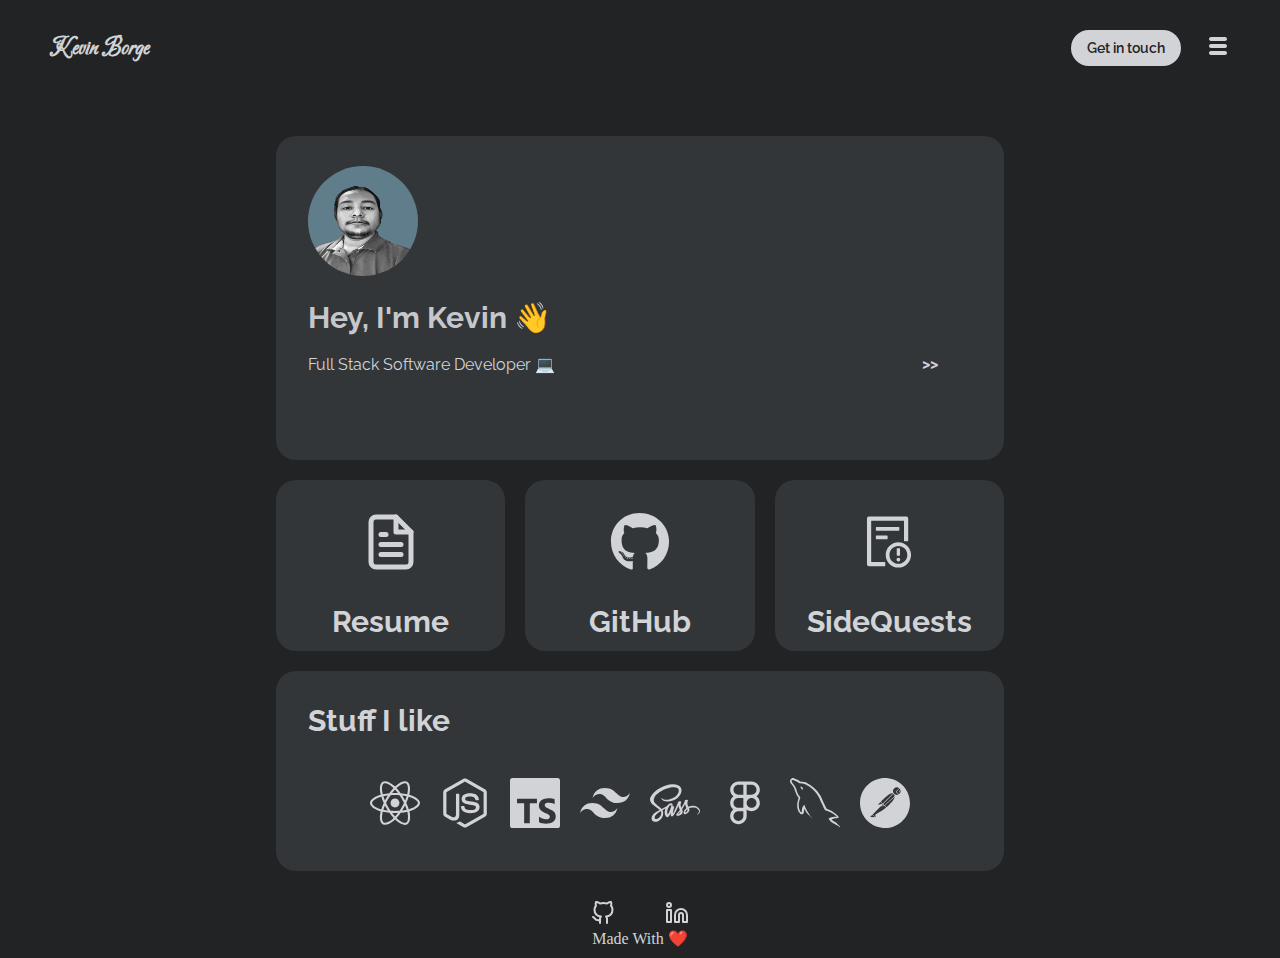
<file: index.html>
<!DOCTYPE html>
<html lang="en">
<head>
    <meta charset="UTF-8">
    <meta name="viewport" content="width=device-width, initial-scale=1.0">
    <title>Document</title>
    <link rel="stylesheet" href="./Style/Style.css">

    <style>
        @import url('https://fonts.googleapis.com/css2?family=IBM+Plex+Mono:wght@700&family=Lato:wght@300&family=Pixelify+Sans:wght@400;500;600;700&family=Raleway:wght@100;400;500;600&family=Roboto:wght@100;300&display=swap');
    </style>

    <style>
        @import url('https://fonts.googleapis.com/css2?family=Carattere&display=swap');
    </style>

</head>
<body>

    <header>
        
        <div>

            <h2> <a href="">Kevin Borge</a></h2>

            <div class="header-git">
                <a href="mailto:antoniokevin153@outlook.com?subject=Asunto del Correo&body=Type Information">Get in touch</a>
                
                <label for="menu">
                    <svg stroke="currentColor" fill="currentColor" stroke-width="0" version="1.2" baseProfile="tiny" viewBox="0 0 24 24" class="card-icon swap-off" height="24" width="24" xmlns="http://www.w3.org/2000/svg"><path d="M19 17h-14c-1.103 0-2 .897-2 2s.897 2 2 2h14c1.103 0 2-.897 2-2s-.897-2-2-2zM19 10h-14c-1.103 0-2 .897-2 2s.897 2 2 2h14c1.103 0 2-.897 2-2s-.897-2-2-2zM19 3h-14c-1.103 0-2 .897-2 2s.897 2 2 2h14c1.103 0 2-.897 2-2s-.897-2-2-2z"></path></svg>
                </label> 

                <input type="checkbox" name="menu" id="menu" >
                
                <nav>
                    <ul>
                        <li><a href="./about.html">About</a></li>
                        <li><a href="./resume.html">Resume</a></li>
                    </ul>
                </nav>
            </div>
        </div>

    </header>

    <div class="main-body">
        
        <div class="top-div">
                <ul>
                    <li><img src="/Img/foto.png" alt=""></li>
                    <li><h2>Hey, I'm Kevin 👋</h2></li>
                    <div class="f-stack">
                        <a href="/about.html">
                            <li> <p>Full Stack Software Developer 💻 </p></li>
                            <p class="arrow">>></p>
                        </a>
                    </div>
                </ul>
        </div>

        <div class="mid-div">
            <a href="./resume.html">
                <div class="resume">
                    <svg stroke="currentColor" fill="none" stroke-width="2" viewBox="0 0 24 24" stroke-linecap="round" stroke-linejoin="round" class="card-icon" height="60" width="60" xmlns="http://www.w3.org/2000/svg"><path d="M14 2H6a2 2 0 0 0-2 2v16a2 2 0 0 0 2 2h12a2 2 0 0 0 2-2V8z"></path><polyline points="14 2 14 8 20 8"></polyline><line x1="16" y1="13" x2="8" y2="13"></line><line x1="16" y1="17" x2="8" y2="17"></line><polyline points="10 9 9 9 8 9"></polyline></svg>
                    <p>Resume</p>
                </div>
            </a>

            <a href="https://github.com/PixelGenetics" target="_blank">
                <div class="GitHub">
                    <svg stroke="currentColor" fill="currentColor" stroke-width="0" viewBox="0 0 496 512" class="card-icon" height="60" width="60" xmlns="http://www.w3.org/2000/svg"><path d="M165.9 397.4c0 2-2.3 3.6-5.2 3.6-3.3.3-5.6-1.3-5.6-3.6 0-2 2.3-3.6 5.2-3.6 3-.3 5.6 1.3 5.6 3.6zm-31.1-4.5c-.7 2 1.3 4.3 4.3 4.9 2.6 1 5.6 0 6.2-2s-1.3-4.3-4.3-5.2c-2.6-.7-5.5.3-6.2 2.3zm44.2-1.7c-2.9.7-4.9 2.6-4.6 4.9.3 2 2.9 3.3 5.9 2.6 2.9-.7 4.9-2.6 4.6-4.6-.3-1.9-3-3.2-5.9-2.9zM244.8 8C106.1 8 0 113.3 0 252c0 110.9 69.8 205.8 169.5 239.2 12.8 2.3 17.3-5.6 17.3-12.1 0-6.2-.3-40.4-.3-61.4 0 0-70 15-84.7-29.8 0 0-11.4-29.1-27.8-36.6 0 0-22.9-15.7 1.6-15.4 0 0 24.9 2 38.6 25.8 21.9 38.6 58.6 27.5 72.9 20.9 2.3-16 8.8-27.1 16-33.7-55.9-6.2-112.3-14.3-112.3-110.5 0-27.5 7.6-41.3 23.6-58.9-2.6-6.5-11.1-33.3 2.6-67.9 20.9-6.5 69 27 69 27 20-5.6 41.5-8.5 62.8-8.5s42.8 2.9 62.8 8.5c0 0 48.1-33.6 69-27 13.7 34.7 5.2 61.4 2.6 67.9 16 17.7 25.8 31.5 25.8 58.9 0 96.5-58.9 104.2-114.8 110.5 9.2 7.9 17 22.9 17 46.4 0 33.7-.3 75.4-.3 83.6 0 6.5 4.6 14.4 17.3 12.1C428.2 457.8 496 362.9 496 252 496 113.3 383.5 8 244.8 8zM97.2 352.9c-1.3 1-1 3.3.7 5.2 1.6 1.6 3.9 2.3 5.2 1 1.3-1 1-3.3-.7-5.2-1.6-1.6-3.9-2.3-5.2-1zm-10.8-8.1c-.7 1.3.3 2.9 2.3 3.9 1.6 1 3.6.7 4.3-.7.7-1.3-.3-2.9-2.3-3.9-2-.6-3.6-.3-4.3.7zm32.4 35.6c-1.6 1.3-1 4.3 1.3 6.2 2.3 2.3 5.2 2.6 6.5 1 1.3-1.3.7-4.3-1.3-6.2-2.2-2.3-5.2-2.6-6.5-1zm-11.4-14.7c-1.6 1-1.6 3.6 0 5.9 1.6 2.3 4.3 3.3 5.6 2.3 1.6-1.3 1.6-3.9 0-6.2-1.4-2.3-4-3.3-5.6-2z"></path></svg>
                    <p>GitHub</p>
                </div>
            </a>

            <a href="sideQuest.html">
                <div class="SideQuests">
                    <svg stroke="currentColor" fill="currentColor" stroke-width="0" viewBox="0 0 1024 1024" class="card-icon" height="60" width="60" xmlns="http://www.w3.org/2000/svg"><path d="M688 312v-48c0-4.4-3.6-8-8-8H296c-4.4 0-8 3.6-8 8v48c0 4.4 3.6 8 8 8h384c4.4 0 8-3.6 8-8zm-392 88c-4.4 0-8 3.6-8 8v48c0 4.4 3.6 8 8 8h184c4.4 0 8-3.6 8-8v-48c0-4.4-3.6-8-8-8H296zm376 116c-119.3 0-216 96.7-216 216s96.7 216 216 216 216-96.7 216-216-96.7-216-216-216zm107.5 323.5C750.8 868.2 712.6 884 672 884s-78.8-15.8-107.5-44.5C535.8 810.8 520 772.6 520 732s15.8-78.8 44.5-107.5C593.2 595.8 631.4 580 672 580s78.8 15.8 107.5 44.5C808.2 653.2 824 691.4 824 732s-15.8 78.8-44.5 107.5zM640 812a32 32 0 1 0 64 0 32 32 0 1 0-64 0zm12-64h40c4.4 0 8-3.6 8-8V628c0-4.4-3.6-8-8-8h-40c-4.4 0-8 3.6-8 8v112c0 4.4 3.6 8 8 8zM440 852H208V148h560v344c0 4.4 3.6 8 8 8h56c4.4 0 8-3.6 8-8V108c0-17.7-14.3-32-32-32H168c-17.7 0-32 14.3-32 32v784c0 17.7 14.3 32 32 32h272c4.4 0 8-3.6 8-8v-56c0-4.4-3.6-8-8-8z"></path></svg>
                    <p>SideQuests</p>
                </div>
            </a>
        </div>

        <div class="bottom-div">
            <div class="contenedor">
            <div class="title">
                <h2>Stuff I like</h2>
            </div>
                <div class="technologies">
                    <ul>
                        <li><a href="https://es.react.dev/" target="_blank"><svg stroke="currentColor" fill="currentColor" stroke-width="0" viewBox="0 0 512 512" class="transition" height="50" width="50" xmlns="http://www.w3.org/2000/svg" style=""><path d="M418.2 177.2c-5.4-1.8-10.8-3.5-16.2-5.1.9-3.7 1.7-7.4 2.5-11.1 12.3-59.6 4.2-107.5-23.1-123.3-26.3-15.1-69.2.6-112.6 38.4-4.3 3.7-8.5 7.6-12.5 11.5-2.7-2.6-5.5-5.2-8.3-7.7-45.5-40.4-91.1-57.4-118.4-41.5-26.2 15.2-34 60.3-23 116.7 1.1 5.6 2.3 11.1 3.7 16.7-6.4 1.8-12.7 3.8-18.6 5.9C38.3 196.2 0 225.4 0 255.6c0 31.2 40.8 62.5 96.3 81.5 4.5 1.5 9 3 13.6 4.3-1.5 6-2.8 11.9-4 18-10.5 55.5-2.3 99.5 23.9 114.6 27 15.6 72.4-.4 116.6-39.1 3.5-3.1 7-6.3 10.5-9.7 4.4 4.3 9 8.4 13.6 12.4 42.8 36.8 85.1 51.7 111.2 36.6 27-15.6 35.8-62.9 24.4-120.5-.9-4.4-1.9-8.9-3-13.5 3.2-.9 6.3-1.9 9.4-2.9 57.7-19.1 99.5-50 99.5-81.7 0-30.3-39.4-59.7-93.8-78.4zM282.9 92.3c37.2-32.4 71.9-45.1 87.7-36 16.9 9.7 23.4 48.9 12.8 100.4-.7 3.4-1.4 6.7-2.3 10-22.2-5-44.7-8.6-67.3-10.6-13-18.6-27.2-36.4-42.6-53.1 3.9-3.7 7.7-7.2 11.7-10.7zM167.2 307.5c5.1 8.7 10.3 17.4 15.8 25.9-15.6-1.7-31.1-4.2-46.4-7.5 4.4-14.4 9.9-29.3 16.3-44.5 4.6 8.8 9.3 17.5 14.3 26.1zm-30.3-120.3c14.4-3.2 29.7-5.8 45.6-7.8-5.3 8.3-10.5 16.8-15.4 25.4-4.9 8.5-9.7 17.2-14.2 26-6.3-14.9-11.6-29.5-16-43.6zm27.4 68.9c6.6-13.8 13.8-27.3 21.4-40.6s15.8-26.2 24.4-38.9c15-1.1 30.3-1.7 45.9-1.7s31 .6 45.9 1.7c8.5 12.6 16.6 25.5 24.3 38.7s14.9 26.7 21.7 40.4c-6.7 13.8-13.9 27.4-21.6 40.8-7.6 13.3-15.7 26.2-24.2 39-14.9 1.1-30.4 1.6-46.1 1.6s-30.9-.5-45.6-1.4c-8.7-12.7-16.9-25.7-24.6-39s-14.8-26.8-21.5-40.6zm180.6 51.2c5.1-8.8 9.9-17.7 14.6-26.7 6.4 14.5 12 29.2 16.9 44.3-15.5 3.5-31.2 6.2-47 8 5.4-8.4 10.5-17 15.5-25.6zm14.4-76.5c-4.7-8.8-9.5-17.6-14.5-26.2-4.9-8.5-10-16.9-15.3-25.2 16.1 2 31.5 4.7 45.9 8-4.6 14.8-10 29.2-16.1 43.4zM256.2 118.3c10.5 11.4 20.4 23.4 29.6 35.8-19.8-.9-39.7-.9-59.5 0 9.8-12.9 19.9-24.9 29.9-35.8zM140.2 57c16.8-9.8 54.1 4.2 93.4 39 2.5 2.2 5 4.6 7.6 7-15.5 16.7-29.8 34.5-42.9 53.1-22.6 2-45 5.5-67.2 10.4-1.3-5.1-2.4-10.3-3.5-15.5-9.4-48.4-3.2-84.9 12.6-94zm-24.5 263.6c-4.2-1.2-8.3-2.5-12.4-3.9-21.3-6.7-45.5-17.3-63-31.2-10.1-7-16.9-17.8-18.8-29.9 0-18.3 31.6-41.7 77.2-57.6 5.7-2 11.5-3.8 17.3-5.5 6.8 21.7 15 43 24.5 63.6-9.6 20.9-17.9 42.5-24.8 64.5zm116.6 98c-16.5 15.1-35.6 27.1-56.4 35.3-11.1 5.3-23.9 5.8-35.3 1.3-15.9-9.2-22.5-44.5-13.5-92 1.1-5.6 2.3-11.2 3.7-16.7 22.4 4.8 45 8.1 67.9 9.8 13.2 18.7 27.7 36.6 43.2 53.4-3.2 3.1-6.4 6.1-9.6 8.9zm24.5-24.3c-10.2-11-20.4-23.2-30.3-36.3 9.6.4 19.5.6 29.5.6 10.3 0 20.4-.2 30.4-.7-9.2 12.7-19.1 24.8-29.6 36.4zm130.7 30c-.9 12.2-6.9 23.6-16.5 31.3-15.9 9.2-49.8-2.8-86.4-34.2-4.2-3.6-8.4-7.5-12.7-11.5 15.3-16.9 29.4-34.8 42.2-53.6 22.9-1.9 45.7-5.4 68.2-10.5 1 4.1 1.9 8.2 2.7 12.2 4.9 21.6 5.7 44.1 2.5 66.3zm18.2-107.5c-2.8.9-5.6 1.8-8.5 2.6-7-21.8-15.6-43.1-25.5-63.8 9.6-20.4 17.7-41.4 24.5-62.9 5.2 1.5 10.2 3.1 15 4.7 46.6 16 79.3 39.8 79.3 58 0 19.6-34.9 44.9-84.8 61.4zm-149.7-15c25.3 0 45.8-20.5 45.8-45.8s-20.5-45.8-45.8-45.8c-25.3 0-45.8 20.5-45.8 45.8s20.5 45.8 45.8 45.8z"></path></svg></a></li>
                        <li><a href="https://developer.mozilla.org/es/docs/Web/JavaScript" target="_blank"><svg stroke="currentColor" fill="currentColor" stroke-width="0" viewBox="0 0 448 512" class="transition" height="50" width="50" xmlns="http://www.w3.org/2000/svg" style=""><path d="M224 508c-6.7 0-13.5-1.8-19.4-5.2l-61.7-36.5c-9.2-5.2-4.7-7-1.7-8 12.3-4.3 14.8-5.2 27.9-12.7 1.4-.8 3.2-.5 4.6.4l47.4 28.1c1.7 1 4.1 1 5.7 0l184.7-106.6c1.7-1 2.8-3 2.8-5V149.3c0-2.1-1.1-4-2.9-5.1L226.8 37.7c-1.7-1-4-1-5.7 0L36.6 144.3c-1.8 1-2.9 3-2.9 5.1v213.1c0 2 1.1 4 2.9 4.9l50.6 29.2c27.5 13.7 44.3-2.4 44.3-18.7V167.5c0-3 2.4-5.3 5.4-5.3h23.4c2.9 0 5.4 2.3 5.4 5.3V378c0 36.6-20 57.6-54.7 57.6-10.7 0-19.1 0-42.5-11.6l-48.4-27.9C8.1 389.2.7 376.3.7 362.4V149.3c0-13.8 7.4-26.8 19.4-33.7L204.6 9c11.7-6.6 27.2-6.6 38.8 0l184.7 106.7c12 6.9 19.4 19.8 19.4 33.7v213.1c0 13.8-7.4 26.7-19.4 33.7L243.4 502.8c-5.9 3.4-12.6 5.2-19.4 5.2zm149.1-210.1c0-39.9-27-50.5-83.7-58-57.4-7.6-63.2-11.5-63.2-24.9 0-11.1 4.9-25.9 47.4-25.9 37.9 0 51.9 8.2 57.7 33.8.5 2.4 2.7 4.2 5.2 4.2h24c1.5 0 2.9-.6 3.9-1.7s1.5-2.6 1.4-4.1c-3.7-44.1-33-64.6-92.2-64.6-52.7 0-84.1 22.2-84.1 59.5 0 40.4 31.3 51.6 81.8 56.6 60.5 5.9 65.2 14.8 65.2 26.7 0 20.6-16.6 29.4-55.5 29.4-48.9 0-59.6-12.3-63.2-36.6-.4-2.6-2.6-4.5-5.3-4.5h-23.9c-3 0-5.3 2.4-5.3 5.3 0 31.1 16.9 68.2 97.8 68.2 58.4-.1 92-23.2 92-63.4z"></path></svg></a></li>
                        <li><a href="https://www.typescriptlang.org/" target="_blank"><svg stroke="currentColor" fill="currentColor" stroke-width="0" role="img" viewBox="0 0 24 24" class="transition" height="50" width="50" xmlns="http://www.w3.org/2000/svg" style=""><title></title><path d="M1.125 0C.502 0 0 .502 0 1.125v21.75C0 23.498.502 24 1.125 24h21.75c.623 0 1.125-.502 1.125-1.125V1.125C24 .502 23.498 0 22.875 0zm17.363 9.75c.612 0 1.154.037 1.627.111a6.38 6.38 0 0 1 1.306.34v2.458a3.95 3.95 0 0 0-.643-.361 5.093 5.093 0 0 0-.717-.26 5.453 5.453 0 0 0-1.426-.2c-.3 0-.573.028-.819.086a2.1 2.1 0 0 0-.623.242c-.17.104-.3.229-.393.374a.888.888 0 0 0-.14.49c0 .196.053.373.156.529.104.156.252.304.443.444s.423.276.696.41c.273.135.582.274.926.416.47.197.892.407 1.266.628.374.222.695.473.963.753.268.279.472.598.614.957.142.359.214.776.214 1.253 0 .657-.125 1.21-.373 1.656a3.033 3.033 0 0 1-1.012 1.085 4.38 4.38 0 0 1-1.487.596c-.566.12-1.163.18-1.79.18a9.916 9.916 0 0 1-1.84-.164 5.544 5.544 0 0 1-1.512-.493v-2.63a5.033 5.033 0 0 0 3.237 1.2c.333 0 .624-.03.872-.09.249-.06.456-.144.623-.25.166-.108.29-.234.373-.38a1.023 1.023 0 0 0-.074-1.089 2.12 2.12 0 0 0-.537-.5 5.597 5.597 0 0 0-.807-.444 27.72 27.72 0 0 0-1.007-.436c-.918-.383-1.602-.852-2.053-1.405-.45-.553-.676-1.222-.676-2.005 0-.614.123-1.141.369-1.582.246-.441.58-.804 1.004-1.089a4.494 4.494 0 0 1 1.47-.629 7.536 7.536 0 0 1 1.77-.201zm-15.113.188h9.563v2.166H9.506v9.646H6.789v-9.646H3.375z"></path></svg></a></li>
                        <li><a href="https://tailwindcss.com/" target="_blank"><svg stroke="currentColor" fill="currentColor" stroke-width="0" role="img" viewBox="0 0 24 24" class="transition" height="50" width="50" xmlns="http://www.w3.org/2000/svg" style=""><title></title><path d="M12.001,4.8c-3.2,0-5.2,1.6-6,4.8c1.2-1.6,2.6-2.2,4.2-1.8c0.913,0.228,1.565,0.89,2.288,1.624 C13.666,10.618,15.027,12,18.001,12c3.2,0,5.2-1.6,6-4.8c-1.2,1.6-2.6,2.2-4.2,1.8c-0.913-0.228-1.565-0.89-2.288-1.624 C16.337,6.182,14.976,4.8,12.001,4.8z M6.001,12c-3.2,0-5.2,1.6-6,4.8c1.2-1.6,2.6-2.2,4.2-1.8c0.913,0.228,1.565,0.89,2.288,1.624 c1.177,1.194,2.538,2.576,5.512,2.576c3.2,0,5.2-1.6,6-4.8c-1.2,1.6-2.6,2.2-4.2,1.8c-0.913-0.228-1.565-0.89-2.288-1.624 C10.337,13.382,8.976,12,6.001,12z"></path></svg></a></li>
                        <li><a href="https://sass-lang.com/" target="_blank"><svg fill="currentColor" width="50px" height="50px" viewBox="0 -4 32 32" xmlns="http://www.w3.org/2000/svg"><path d="m27.533 13.796c.039-.001.085-.002.132-.002.834 0 1.623.194 2.323.54l-.031-.014c.638.311 1.162.771 1.541 1.335l.009.014c.299.436.477.975.477 1.555 0 .042-.001.084-.003.125v-.006c-.031.579-.294 1.09-.698 1.448l-.002.002c-.221.217-.488.387-.785.495l-.015.005q-.25.05-.275-.075t.225-.275c.452-.274.779-.716.898-1.237l.003-.013c.003-.042.005-.091.005-.141 0-.311-.074-.605-.205-.865l.005.011c-.217-.453-.541-.825-.94-1.094l-.01-.006c-.597-.384-1.313-.636-2.083-.699l-.016-.001c-.262-.039-.564-.061-.872-.061-.801 0-1.566.151-2.27.426l.042-.015c.145.339.236.732.249 1.144v.005c-.016.845-.47 1.58-1.145 1.99l-.011.006c-.31.22-.664.413-1.041.563l-.035.012c-.229.112-.498.177-.782.177-.033 0-.065-.001-.097-.003h.005q-.949-.199-.45-1.65c.145-.421.348-.786.605-1.107l-.006.007c.329-.43.69-.807 1.089-1.141l.011-.009-.098-.146c-.183-.312-.351-.675-.486-1.054l-.014-.046q-.15-.5-.25-.949l-.05-.35-.5.949q-.65 1.2-1.25 2.099l-.15.25c.168.408.292.881.348 1.375l.002.025c.004.047.006.103.006.159 0 .758-.374 1.428-.948 1.837l-.007.005c-.274.169-.601.344-.94.5l-.06.025c-.353.153-.762.253-1.191.275h-.009c-.033.002-.072.004-.111.004-.25 0-.487-.057-.699-.158l.01.004c-.127-.109-.207-.269-.207-.448 0-.091.021-.178.058-.255l-.002.004c.4-.561.794-1.049 1.213-1.515l-.013.015 1.1-1.399-.199-.45c-.16-.294-.313-.641-.436-1.001l-.014-.048q-.15-.5-.25-.949l-.05-.35-.5 1.2q-.599 1.399-1.1 2.399-.747 1.5-1.25 2.3l-.1.15q-.599.949-1.15.949t-.747-.7c-.096-.344-.152-.739-.152-1.147 0-.036 0-.072.001-.108v.005l.1-.7v.05q-.4.949-.8 1.749c-.177.346-.359.641-.563.919l.013-.019c-.206.216-.496.35-.817.35-.003 0-.005 0-.008 0-.021.002-.045.002-.069.002-.253 0-.483-.096-.657-.253l.001.001c-.349-.358-.608-.805-.742-1.304l-.005-.021c-.164-.455-.258-.981-.258-1.529 0-.071.002-.141.005-.21v.01c.079-.796.238-1.525.471-2.22l-.021.071-1.799 1.05v.05c.261.542.414 1.178.414 1.85 0 .123-.005.245-.015.365l.001-.016c-.053 1.03-.382 1.973-.913 2.77l.013-.02c-.557.884-1.36 1.567-2.314 1.962l-.033.012c-.537.241-1.165.382-1.825.382-.418 0-.824-.056-1.208-.162l.032.007c-.318-.107-.578-.319-.743-.593l-.003-.006c-.233-.338-.38-.751-.403-1.196v-.006c-.011-.101-.017-.218-.017-.337 0-.513.117-.999.326-1.432l-.009.02c.574-.979 1.368-1.772 2.316-2.33l.03-.016c.671-.465 1.442-.916 2.247-1.309l.106-.047.25-.15q-.45-.35-1.65-1.2c-1.069-.716-1.998-1.439-2.874-2.221l.025.022c-.847-.729-1.464-1.703-1.741-2.812l-.008-.038c-.026-.154-.041-.331-.041-.511 0-.564.145-1.094.399-1.555l-.008.017c.56-1.204 1.336-2.219 2.288-3.035l.012-.01c1.03-.973 2.196-1.82 3.462-2.506l.087-.043c1.131-.653 2.452-1.26 3.829-1.747l.17-.052c1.279-.468 2.756-.742 4.296-.747h.002c.07-.002.153-.004.236-.004 1.241 0 2.415.287 3.459.798l-.046-.021c.9.41 1.574 1.182 1.844 2.126l.006.024c.083.322.13.692.13 1.073 0 .632-.131 1.234-.366 1.78l.011-.029c-.428 1.037-1.037 1.92-1.797 2.647l-.003.003c-.77.763-1.693 1.373-2.718 1.78l-.055.019c-1.074.461-2.321.751-3.63.799l-.019.001c-.192.022-.414.034-.639.034-.592 0-1.163-.085-1.703-.244l.043.011c-.483-.154-.9-.393-1.254-.703l.004.003c-.248-.202-.45-.451-.594-.734l-.006-.013q-.15-.4-.025-.475t.175-.025l.25.25c.279.259.612.463.98.593l.02.006c.506.176 1.09.278 1.697.278.195 0 .387-.01.576-.031l-.023.002c1.618-.191 3.077-.743 4.336-1.573l-.037.023c1.064-.633 1.925-1.503 2.531-2.54l.018-.034c.301-.442.481-.988.481-1.576 0-.361-.068-.707-.192-1.025l.007.019c-.374-.591-.979-1.007-1.685-1.122l-.014-.002c-.548-.135-1.178-.213-1.825-.213-.521 0-1.031.05-1.524.146l.05-.008c-1.687.304-3.195.825-4.586 1.541l.091-.043q-6.148 3.1-6.349 6.349v.049c0 .873.343 1.666.902 2.252l-.001-.001c.637.708 1.341 1.333 2.11 1.873l.039.026c.701.524 1.321 1.065 1.898 1.649l.001.002.1.1 3.2-1.749c.365-.528.804-.974 1.308-1.334l.016-.011c.4-.336.908-.555 1.465-.599l.009-.001c.02-.002.043-.002.067-.002.373 0 .693.225.831.547l.002.006c.105.235.166.51.166.799 0 .088-.006.175-.017.261l.001-.01-.097.493.15-.1c.104-.079.235-.126.377-.126.09 0 .175.019.252.053l-.004-.002c.192.05.331.222.331.426 0 .035-.004.069-.012.102l.001-.003-.15.55q-.45 1.799-.599 2.599c-.05.173-.078.372-.078.578 0 .043.001.085.004.127v-.006q.025.3.075.3t.199-.3l.15-.35q.05 0 0 .05l.55-1.15q1.95-4.298 2.099-4.8l.3-.949q.05-.1.4-.199c.237-.064.508-.101.788-.101.023 0 .046 0 .068.001h-.003q.7 0 .7.35l-.05.25c-.112.308-.223.693-.309 1.087l-.011.063c-.02.129-.032.277-.032.429 0 .202.02.399.059.59l-.003-.019.05.199c.102.417.257.783.46 1.117l-.01-.017q.599-.999 1.15-2.049c.29-.483.56-1.043.777-1.629l.023-.07c.075-.377.161-.695.266-1.005l-.016.056q.05-.15.427-.225c.238-.048.511-.075.79-.075h.036-.002q.7 0 .747.35l-.1.199c-.119.336-.223.74-.293 1.155l-.006.045c-.009.097-.015.209-.015.323 0 .239.024.473.069.699l-.004-.023v.199c.115.436.286.819.51 1.166l-.01-.016.15.35c.835-.41 1.817-.65 2.855-.65h.039-.002zm-21.439 7.253c.695-.718 1.124-1.698 1.124-2.778 0-.417-.064-.819-.182-1.197l.008.028-.8.5c-.816.465-1.522.984-2.161 1.574l.008-.007c-.485.446-.843 1.023-1.019 1.674l-.006.025q-.225.925.225 1.2c.183.084.398.133.623.133.246 0 .479-.058.684-.162l-.009.004c.594-.216 1.097-.559 1.497-.998l.003-.003zm6.697-4.604q.25-.65.55-1.55.4-1.2.275-1.399t-.475-.05c-.278.135-.511.32-.697.547l-.003.004c-.208.263-.406.557-.582.866l-.018.034c-.202.331-.373.712-.492 1.116l-.009.034c-.193.523-.305 1.128-.305 1.758 0 .085.002.169.006.253v-.012q.05.999.32 1.075t.625-.725c.229-.413.433-.893.585-1.396l.014-.054q.149-.354.204-.501zm5.546 2.65c.693-.311 1.181-.966 1.249-1.741l.001-.008v-.05l-.55.7-.999 1.1c-.015.012-.025.03-.025.05 0 .02.01.038.024.05q.048.049.3-.1zm4.299-.95c.756-.216 1.3-.901 1.3-1.712 0-.013 0-.026 0-.039v.002c-.01-.2-.046-.388-.105-.566l.004.015c-.389.346-.708.76-.939 1.227l-.011.023q-.451.899-.252 1.048z"/></svg></a></li>
                        <li><a href="https://www.figma.com/" target="_blank"><svg width="50" height="50px" viewBox="0 0 15 15" fill="currentColor" xmlns="http://www.w3.org/2000/svg"><path fill-rule="evenodd" clip-rule="evenodd" d="M7.00005 2.04999H5.52505C4.71043 2.04999 4.05005 2.71037 4.05005 3.52499C4.05005 4.33961 4.71043 4.99999 5.52505 4.99999H7.00005V2.04999ZM7.00005 1.04999H8.00005H9.47505C10.842 1.04999 11.95 2.15808 11.95 3.52499C11.95 4.33163 11.5642 5.04815 10.9669 5.49999C11.5642 5.95184 11.95 6.66836 11.95 7.475C11.95 8.8419 10.842 9.95 9.47505 9.95C8.92236 9.95 8.41198 9.76884 8.00005 9.46266V9.95L8.00005 11.425C8.00005 12.7919 6.89195 13.9 5.52505 13.9C4.15814 13.9 3.05005 12.7919 3.05005 11.425C3.05005 10.6183 3.43593 9.90184 4.03317 9.44999C3.43593 8.99814 3.05005 8.28163 3.05005 7.475C3.05005 6.66836 3.43594 5.95184 4.03319 5.5C3.43594 5.04815 3.05005 4.33163 3.05005 3.52499C3.05005 2.15808 4.15814 1.04999 5.52505 1.04999H7.00005ZM8.00005 2.04999V4.99999H9.47505C10.2897 4.99999 10.95 4.33961 10.95 3.52499C10.95 2.71037 10.2897 2.04999 9.47505 2.04999H8.00005ZM5.52505 8.94998H7.00005L7.00005 7.4788L7.00005 7.475L7.00005 7.4712V6H5.52505C4.71043 6 4.05005 6.66038 4.05005 7.475C4.05005 8.28767 4.70727 8.94684 5.5192 8.94999L5.52505 8.94998ZM4.05005 11.425C4.05005 10.6123 4.70727 9.95315 5.5192 9.94999L5.52505 9.95H7.00005L7.00005 11.425C7.00005 12.2396 6.33967 12.9 5.52505 12.9C4.71043 12.9 4.05005 12.2396 4.05005 11.425ZM8.00005 7.47206C8.00164 6.65879 8.66141 6 9.47505 6C10.2897 6 10.95 6.66038 10.95 7.475C10.95 8.28962 10.2897 8.95 9.47505 8.95C8.66141 8.95 8.00164 8.29121 8.00005 7.47794V7.47206Z"fill="currentColor"/></svg></a></li>
                        <li><a href="https://www.mysql.com/" target="_blank"><svg fill="currentColor" width="50px" height="50px" viewBox="0 0 24 24" xmlns="http://www.w3.org/2000/svg"><path d="m24.129 23.412-.508-.484c-.251-.331-.518-.624-.809-.891l-.005-.004q-.448-.407-.931-.774-.387-.266-1.064-.641c-.371-.167-.661-.46-.818-.824l-.004-.01-.048-.024c.212-.021.406-.06.592-.115l-.023.006.57-.157c.236-.074.509-.122.792-.133h.006c.298-.012.579-.06.847-.139l-.025.006q.194-.048.399-.109t.351-.109v-.169q-.145-.217-.351-.496c-.131-.178-.278-.333-.443-.468l-.005-.004q-.629-.556-1.303-1.076c-.396-.309-.845-.624-1.311-.916l-.068-.04c-.246-.162-.528-.312-.825-.435l-.034-.012q-.448-.182-.883-.399c-.097-.048-.21-.09-.327-.119l-.011-.002c-.117-.024-.217-.084-.29-.169l-.001-.001c-.138-.182-.259-.389-.355-.609l-.008-.02q-.145-.339-.314-.651-.363-.702-.702-1.427t-.651-1.452q-.217-.484-.399-.967c-.134-.354-.285-.657-.461-.942l.013.023c-.432-.736-.863-1.364-1.331-1.961l.028.038c-.463-.584-.943-1.106-1.459-1.59l-.008-.007c-.509-.478-1.057-.934-1.632-1.356l-.049-.035q-.896-.651-1.96-1.282c-.285-.168-.616-.305-.965-.393l-.026-.006-1.113-.278-.629-.048q-.314-.024-.629-.024c-.148-.078-.275-.171-.387-.279-.11-.105-.229-.204-.353-.295l-.01-.007c-.605-.353-1.308-.676-2.043-.93l-.085-.026c-.193-.113-.425-.179-.672-.179-.176 0-.345.034-.499.095l.009-.003c-.38.151-.67.458-.795.84l-.003.01c-.073.172-.115.371-.115.581 0 .368.13.705.347.968l-.002-.003q.544.725.834 1.14.217.291.448.605c.141.188.266.403.367.63l.008.021c.056.119.105.261.141.407l.003.016q.048.206.121.448.217.556.411 1.14c.141.425.297.785.478 1.128l-.019-.04q.145.266.291.52t.314.496c.065.098.147.179.241.242l.003.002c.099.072.164.185.169.313v.001c-.114.168-.191.369-.217.586l-.001.006c-.035.253-.085.478-.153.695l.008-.03c-.223.666-.351 1.434-.351 2.231 0 .258.013.512.04.763l-.003-.031c.06.958.349 1.838.812 2.6l-.014-.025c.197.295.408.552.641.787.168.188.412.306.684.306.152 0 .296-.037.422-.103l-.005.002c.35-.126.599-.446.617-.827v-.002c.048-.474.12-.898.219-1.312l-.013.067c.024-.063.038-.135.038-.211 0-.015-.001-.03-.002-.045v.002q-.012-.109.133-.206v.048q.145.339.302.677t.326.677c.295.449.608.841.952 1.202l-.003-.003c.345.372.721.706 1.127 1.001l.022.015c.212.162.398.337.566.528l.004.004c.158.186.347.339.56.454l.01.005v-.024h.048c-.039-.087-.102-.157-.18-.205l-.002-.001c-.079-.044-.147-.088-.211-.136l.005.003q-.217-.217-.448-.484t-.423-.508q-.508-.702-.969-1.467t-.871-1.555q-.194-.387-.375-.798t-.351-.798c-.049-.099-.083-.213-.096-.334v-.005c-.006-.115-.072-.214-.168-.265l-.002-.001c-.121.206-.255.384-.408.545l.001-.001c-.159.167-.289.364-.382.58l-.005.013c-.141.342-.244.739-.289 1.154l-.002.019q-.072.641-.145 1.318l-.048.024-.024.024c-.26-.053-.474-.219-.59-.443l-.002-.005q-.182-.351-.326-.69c-.248-.637-.402-1.374-.423-2.144v-.009c-.009-.122-.013-.265-.013-.408 0-.666.105-1.308.299-1.91l-.012.044q.072-.266.314-.896t.097-.871c-.05-.165-.143-.304-.265-.41l-.001-.001c-.122-.106-.233-.217-.335-.335l-.003-.004q-.169-.244-.326-.52t-.278-.544c-.165-.382-.334-.861-.474-1.353l-.022-.089c-.159-.565-.336-1.043-.546-1.503l.026.064c-.111-.252-.24-.47-.39-.669l.006.008q-.244-.326-.436-.617-.244-.314-.484-.605c-.163-.197-.308-.419-.426-.657l-.009-.02c-.048-.097-.09-.21-.119-.327l-.002-.011c-.011-.035-.017-.076-.017-.117 0-.082.024-.159.066-.223l-.001.002c.011-.056.037-.105.073-.145.039-.035.089-.061.143-.072h.002c.085-.055.188-.088.3-.088.084 0 .165.019.236.053l-.003-.001c.219.062.396.124.569.195l-.036-.013q.459.194.847.375c.298.142.552.292.792.459l-.018-.012q.194.121.387.266t.411.291h.339q.387 0 .822.037c.293.023.564.078.822.164l-.024-.007c.481.143.894.312 1.286.515l-.041-.019q.593.302 1.125.641c.589.367 1.098.743 1.577 1.154l-.017-.014c.5.428.954.867 1.38 1.331l.01.012c.416.454.813.947 1.176 1.464l.031.047c.334.472.671 1.018.974 1.584l.042.085c.081.154.163.343.234.536l.011.033q.097.278.217.57.266.605.57 1.221t.57 1.198l.532 1.161c.187.406.396.756.639 1.079l-.011-.015c.203.217.474.369.778.422l.008.001c.368.092.678.196.978.319l-.047-.017c.143.065.327.134.516.195l.04.011c.212.065.396.151.565.259l-.009-.005c.327.183.604.363.868.559l-.021-.015q.411.302.822.57.194.145.651.423t.484.52c-.114-.004-.249-.007-.384-.007-.492 0-.976.032-1.45.094l.056-.006c-.536.072-1.022.203-1.479.39l.04-.014c-.113.049-.248.094-.388.129l-.019.004c-.142.021-.252.135-.266.277v.001c.061.076.11.164.143.26l.002.006c.034.102.075.19.125.272l-.003-.006c.119.211.247.393.391.561l-.004-.005c.141.174.3.325.476.454l.007.005q.244.194.508.399c.161.126.343.25.532.362l.024.013c.284.174.614.34.958.479l.046.016c.374.15.695.324.993.531l-.016-.011q.291.169.58.375t.556.399c.073.072.137.152.191.239l.003.005c.091.104.217.175.36.193h.003v-.048c-.088-.067-.153-.16-.184-.267l-.001-.004c-.025-.102-.062-.191-.112-.273l.002.004zm-18.576-19.205q-.194 0-.363.012c-.115.008-.222.029-.323.063l.009-.003v.024h.048q.097.145.244.326t.266.351l.387.798.048-.024c.113-.082.2-.192.252-.321l.002-.005c.052-.139.082-.301.082-.469 0-.018 0-.036-.001-.054v.003c-.045-.044-.082-.096-.108-.154l-.001-.003-.081-.182c-.053-.084-.127-.15-.214-.192l-.003-.001c-.094-.045-.174-.102-.244-.169z"/></svg></a></li>
                        <li><a href="https://www.postman.com/product/what-is-postman/" target="_blank"><svg fill="currentColor" width="50px" height="50px" viewBox="0 0 32 32" xmlns="http://www.w3.org/2000/svg"><path d="M18.036 0.131c-8.765-1.12-16.781 5.067-17.905 13.833-1.12 8.765 5.067 16.781 13.833 17.905 8.765 1.12 16.781-5.067 17.9-13.833 1.125-8.765-5.061-16.781-13.828-17.905zM21.328 10.115c-0.297 0-0.579 0.12-0.787 0.333l-5.937 5.932-0.411-0.407-0.855-0.859c5.849-5.833 6.907-5.891 7.989-5zM14.849 16.593l5.916-5.921c0.328-0.344 0.875-0.339 1.204 0.005 0.323 0.349 0.291 0.896-0.073 1.197l-6.265 5.5zM15.287 17.521l-1.469 0.317c-0.031 0.005-0.072-0.011-0.088-0.047-0.016-0.032-0.011-0.068 0.016-0.095l0.859-0.859zM11.547 16.907l1.568-1.563 1.172 1.172-2.641 0.567c-0.047 0.011-0.093-0.009-0.115-0.052-0.025-0.041-0.015-0.093 0.016-0.124zM6.688 24.984c-0.057-0.005-0.1-0.057-0.095-0.109 0.005-0.025 0.016-0.047 0.032-0.063h0.005l1.26-1.26 1.631 1.631zM9.921 23.307c-0.124 0.068-0.187 0.209-0.156 0.344l0.271 1.152c0.043 0.167-0.161 0.28-0.281 0.156h-0.005l-1.635-1.636 5.016-5.011 2.427-0.525 1.161 1.167c-1.672 1.468-3.959 2.932-6.797 4.353zM16.959 18.74l-1.12-1.12 6.265-5.5c0.057-0.052 0.109-0.109 0.156-0.167-0.192 1.792-2.703 4.323-5.301 6.787zM21.839 10.125h-0.005c-2.183-2.193 0.901-5.563 3.276-3.584l-2.145 2.152c-0.063 0.061-0.063 0.167 0 0.228l1.661 1.663c-0.932 0.463-2.052 0.276-2.787-0.459zM25.271 10.125c-0.109 0.109-0.229 0.208-0.359 0.291l-1.609-1.609 2.041-2.047c0.885 0.964 0.849 2.443-0.073 3.365zM25.14 8.068c-0.067 0.047-0.093 0.129-0.072 0.208 0.099 0.197 0.072 0.432-0.068 0.599-0.068 0.084-0.052 0.199 0.031 0.265 0.032 0.021 0.068 0.037 0.109 0.037 0.057 0 0.111-0.021 0.141-0.063 0.235-0.281 0.281-0.677 0.12-1.005-0.063-0.083-0.177-0.104-0.261-0.041z"/></svg></a></li>
                    </ul>
                </div>
            </div>
        </div>

    </div>

    <footer>
        <div>
            <ul>
                <li><a href="https://github.com/PixelGenetics" target="_blank"><svg stroke="#D1D3D7" fill="none" stroke-width="2" viewBox="0 0 24 24" stroke-linecap="round" stroke-linejoin="round" height="24" width="24" xmlns="http://www.w3.org/2000/svg"><path d="M9 19c-5 1.5-5-2.5-7-3m14 6v-3.87a3.37 3.37 0 0 0-.94-2.61c3.14-.35 6.44-1.54 6.44-7A5.44 5.44 0 0 0 20 4.77 5.07 5.07 0 0 0 19.91 1S18.73.65 16 2.48a13.38 13.38 0 0 0-7 0C6.27.65 5.09 1 5.09 1A5.07 5.07 0 0 0 5 4.77a5.44 5.44 0 0 0-1.5 3.78c0 5.42 3.3 6.61 6.44 7A3.37 3.37 0 0 0 9 18.13V22"></path></svg></a></li>
                <li><a href="https://www.linkedin.com/in/kevinborge/" target="_blank"><svg stroke="#D1D3D7" fill="none" stroke-width="2" viewBox="0 0 24 24" stroke-linecap="round" stroke-linejoin="round" height="24" width="24" xmlns="http://www.w3.org/2000/svg"><path d="M16 8a6 6 0 0 1 6 6v7h-4v-7a2 2 0 0 0-2-2 2 2 0 0 0-2 2v7h-4v-7a6 6 0 0 1 6-6z"></path><rect x="2" y="9" width="4" height="12"></rect><circle cx="4" cy="4" r="2"></circle></svg></a></li>
            </ul>
            <p>Made With ❤️</p>
        </div>
    </footer>

</body>
</html>
</file>
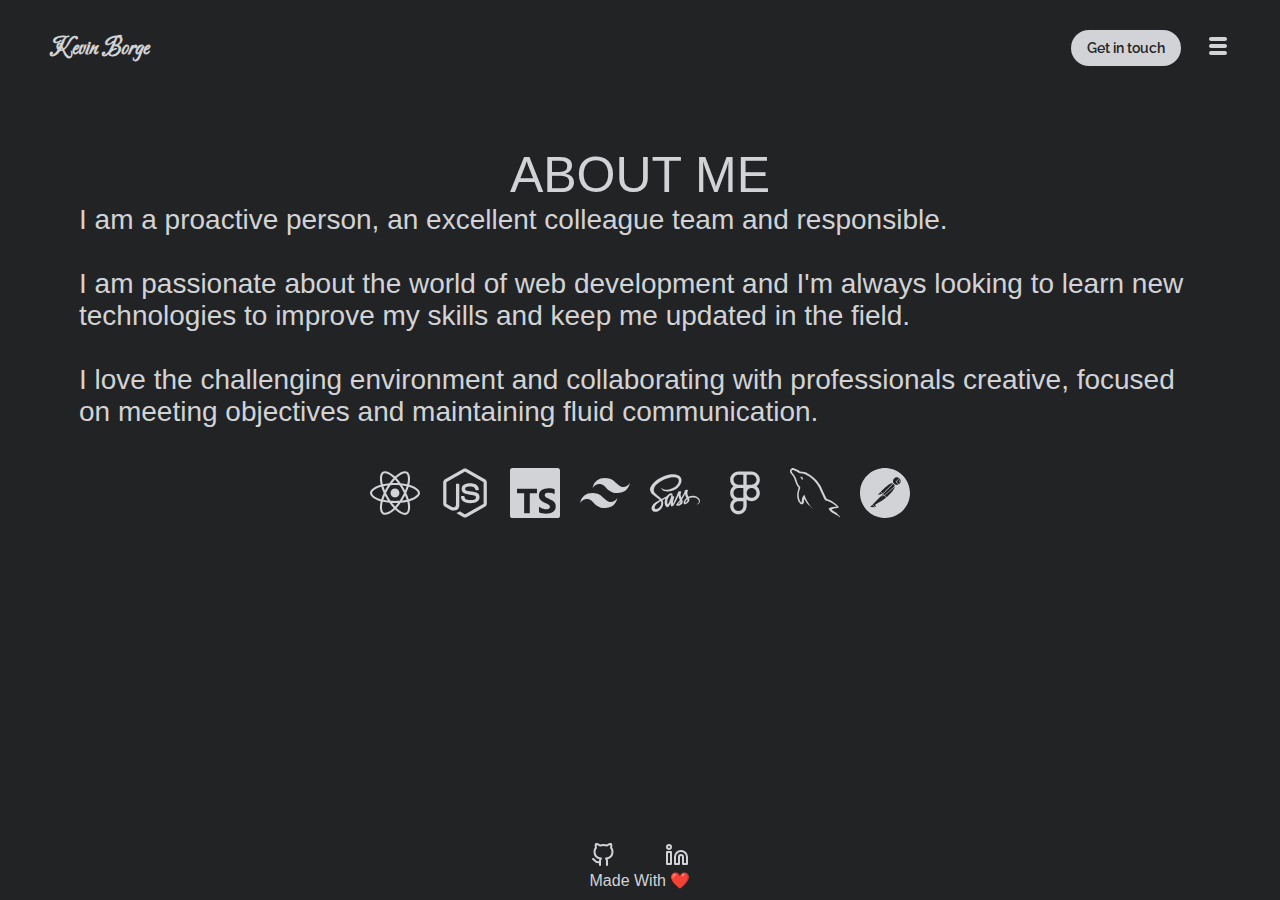
<file: about.html>
<!DOCTYPE html>
<html lang="en">
<head>
    <meta charset="UTF-8">
    <meta name="viewport" content="width=device-width, initial-scale=1.0">
    <title>Document</title>
    <link rel="stylesheet" href="Style/about-style.css">

        
    <link rel="preconnect" href="https://fonts.googleapis.com">
    <link rel="preconnect" href="https://fonts.gstatic.com" crossorigin>
    <link href="https://fonts.googleapis.com/css2?family=Raleway:ital,wght@0,100;0,200;0,300;0,400;0,500;0,600;0,700;0,800;0,900;1,100;1,200;1,300;1,400;1,500;1,600;1,700;1,800;1,900&display=swap" rel="stylesheet">

    <style>
        @import url('https://fonts.googleapis.com/css2?family=Carattere&display=swap');
    </style>


</head>    

    <header>
            
        <div>

            <h2> <a href="./index.html">Kevin Borge</a></h2>

            <div class="header-git">
                <a href="mailto:antoniokevin153@outlook.com?subject=Asunto del Correo&body=Type Information">Get in touch</a>
           
                <label for="menu">
                    <svg stroke="currentColor" fill="currentColor" stroke-width="0" version="1.2" baseProfile="tiny" viewBox="0 0 24 24" class="card-icon swap-off" height="24" width="24" xmlns="http://www.w3.org/2000/svg"><path d="M19 17h-14c-1.103 0-2 .897-2 2s.897 2 2 2h14c1.103 0 2-.897 2-2s-.897-2-2-2zM19 10h-14c-1.103 0-2 .897-2 2s.897 2 2 2h14c1.103 0 2-.897 2-2s-.897-2-2-2zM19 3h-14c-1.103 0-2 .897-2 2s.897 2 2 2h14c1.103 0 2-.897 2-2s-.897-2-2-2z"></path></svg>
                </label> 

                <input type="checkbox" name="menu" id="menu" >
                
                <nav>
                    <ul>
                        <li><a href="./about.html">About</a></li>
                        <li><a href="./resume.html">Resume</a></li>
                    </ul>
                </nav>
            </div>
        </div>

    </header>


<body>



    <div>
        <div>
            <h2>ABOUT ME</h2>
        </div>

        <div>
            <p>
                I am a proactive person, an excellent colleague
                team and responsible. 
                <br/><br/>
                I am passionate about the world of
                web development and I'm always looking to learn
                new technologies to improve my skills and
                keep me updated in the field. <br/><br/>I love the
                challenging environment and collaborating with professionals
                creative, focused on meeting objectives and maintaining
                fluid communication.
            </p>
        </div>

        <div>
            <ul>
                <li><svg stroke="currentColor" fill="currentColor" stroke-width="0" viewBox="0 0 512 512" class="transition" height="50" width="50" xmlns="http://www.w3.org/2000/svg" style=""><path d="M418.2 177.2c-5.4-1.8-10.8-3.5-16.2-5.1.9-3.7 1.7-7.4 2.5-11.1 12.3-59.6 4.2-107.5-23.1-123.3-26.3-15.1-69.2.6-112.6 38.4-4.3 3.7-8.5 7.6-12.5 11.5-2.7-2.6-5.5-5.2-8.3-7.7-45.5-40.4-91.1-57.4-118.4-41.5-26.2 15.2-34 60.3-23 116.7 1.1 5.6 2.3 11.1 3.7 16.7-6.4 1.8-12.7 3.8-18.6 5.9C38.3 196.2 0 225.4 0 255.6c0 31.2 40.8 62.5 96.3 81.5 4.5 1.5 9 3 13.6 4.3-1.5 6-2.8 11.9-4 18-10.5 55.5-2.3 99.5 23.9 114.6 27 15.6 72.4-.4 116.6-39.1 3.5-3.1 7-6.3 10.5-9.7 4.4 4.3 9 8.4 13.6 12.4 42.8 36.8 85.1 51.7 111.2 36.6 27-15.6 35.8-62.9 24.4-120.5-.9-4.4-1.9-8.9-3-13.5 3.2-.9 6.3-1.9 9.4-2.9 57.7-19.1 99.5-50 99.5-81.7 0-30.3-39.4-59.7-93.8-78.4zM282.9 92.3c37.2-32.4 71.9-45.1 87.7-36 16.9 9.7 23.4 48.9 12.8 100.4-.7 3.4-1.4 6.7-2.3 10-22.2-5-44.7-8.6-67.3-10.6-13-18.6-27.2-36.4-42.6-53.1 3.9-3.7 7.7-7.2 11.7-10.7zM167.2 307.5c5.1 8.7 10.3 17.4 15.8 25.9-15.6-1.7-31.1-4.2-46.4-7.5 4.4-14.4 9.9-29.3 16.3-44.5 4.6 8.8 9.3 17.5 14.3 26.1zm-30.3-120.3c14.4-3.2 29.7-5.8 45.6-7.8-5.3 8.3-10.5 16.8-15.4 25.4-4.9 8.5-9.7 17.2-14.2 26-6.3-14.9-11.6-29.5-16-43.6zm27.4 68.9c6.6-13.8 13.8-27.3 21.4-40.6s15.8-26.2 24.4-38.9c15-1.1 30.3-1.7 45.9-1.7s31 .6 45.9 1.7c8.5 12.6 16.6 25.5 24.3 38.7s14.9 26.7 21.7 40.4c-6.7 13.8-13.9 27.4-21.6 40.8-7.6 13.3-15.7 26.2-24.2 39-14.9 1.1-30.4 1.6-46.1 1.6s-30.9-.5-45.6-1.4c-8.7-12.7-16.9-25.7-24.6-39s-14.8-26.8-21.5-40.6zm180.6 51.2c5.1-8.8 9.9-17.7 14.6-26.7 6.4 14.5 12 29.2 16.9 44.3-15.5 3.5-31.2 6.2-47 8 5.4-8.4 10.5-17 15.5-25.6zm14.4-76.5c-4.7-8.8-9.5-17.6-14.5-26.2-4.9-8.5-10-16.9-15.3-25.2 16.1 2 31.5 4.7 45.9 8-4.6 14.8-10 29.2-16.1 43.4zM256.2 118.3c10.5 11.4 20.4 23.4 29.6 35.8-19.8-.9-39.7-.9-59.5 0 9.8-12.9 19.9-24.9 29.9-35.8zM140.2 57c16.8-9.8 54.1 4.2 93.4 39 2.5 2.2 5 4.6 7.6 7-15.5 16.7-29.8 34.5-42.9 53.1-22.6 2-45 5.5-67.2 10.4-1.3-5.1-2.4-10.3-3.5-15.5-9.4-48.4-3.2-84.9 12.6-94zm-24.5 263.6c-4.2-1.2-8.3-2.5-12.4-3.9-21.3-6.7-45.5-17.3-63-31.2-10.1-7-16.9-17.8-18.8-29.9 0-18.3 31.6-41.7 77.2-57.6 5.7-2 11.5-3.8 17.3-5.5 6.8 21.7 15 43 24.5 63.6-9.6 20.9-17.9 42.5-24.8 64.5zm116.6 98c-16.5 15.1-35.6 27.1-56.4 35.3-11.1 5.3-23.9 5.8-35.3 1.3-15.9-9.2-22.5-44.5-13.5-92 1.1-5.6 2.3-11.2 3.7-16.7 22.4 4.8 45 8.1 67.9 9.8 13.2 18.7 27.7 36.6 43.2 53.4-3.2 3.1-6.4 6.1-9.6 8.9zm24.5-24.3c-10.2-11-20.4-23.2-30.3-36.3 9.6.4 19.5.6 29.5.6 10.3 0 20.4-.2 30.4-.7-9.2 12.7-19.1 24.8-29.6 36.4zm130.7 30c-.9 12.2-6.9 23.6-16.5 31.3-15.9 9.2-49.8-2.8-86.4-34.2-4.2-3.6-8.4-7.5-12.7-11.5 15.3-16.9 29.4-34.8 42.2-53.6 22.9-1.9 45.7-5.4 68.2-10.5 1 4.1 1.9 8.2 2.7 12.2 4.9 21.6 5.7 44.1 2.5 66.3zm18.2-107.5c-2.8.9-5.6 1.8-8.5 2.6-7-21.8-15.6-43.1-25.5-63.8 9.6-20.4 17.7-41.4 24.5-62.9 5.2 1.5 10.2 3.1 15 4.7 46.6 16 79.3 39.8 79.3 58 0 19.6-34.9 44.9-84.8 61.4zm-149.7-15c25.3 0 45.8-20.5 45.8-45.8s-20.5-45.8-45.8-45.8c-25.3 0-45.8 20.5-45.8 45.8s20.5 45.8 45.8 45.8z"></path></svg></li>
                <li><svg stroke="currentColor" fill="currentColor" stroke-width="0" viewBox="0 0 448 512" class="transition" height="50" width="50" xmlns="http://www.w3.org/2000/svg" style=""><path d="M224 508c-6.7 0-13.5-1.8-19.4-5.2l-61.7-36.5c-9.2-5.2-4.7-7-1.7-8 12.3-4.3 14.8-5.2 27.9-12.7 1.4-.8 3.2-.5 4.6.4l47.4 28.1c1.7 1 4.1 1 5.7 0l184.7-106.6c1.7-1 2.8-3 2.8-5V149.3c0-2.1-1.1-4-2.9-5.1L226.8 37.7c-1.7-1-4-1-5.7 0L36.6 144.3c-1.8 1-2.9 3-2.9 5.1v213.1c0 2 1.1 4 2.9 4.9l50.6 29.2c27.5 13.7 44.3-2.4 44.3-18.7V167.5c0-3 2.4-5.3 5.4-5.3h23.4c2.9 0 5.4 2.3 5.4 5.3V378c0 36.6-20 57.6-54.7 57.6-10.7 0-19.1 0-42.5-11.6l-48.4-27.9C8.1 389.2.7 376.3.7 362.4V149.3c0-13.8 7.4-26.8 19.4-33.7L204.6 9c11.7-6.6 27.2-6.6 38.8 0l184.7 106.7c12 6.9 19.4 19.8 19.4 33.7v213.1c0 13.8-7.4 26.7-19.4 33.7L243.4 502.8c-5.9 3.4-12.6 5.2-19.4 5.2zm149.1-210.1c0-39.9-27-50.5-83.7-58-57.4-7.6-63.2-11.5-63.2-24.9 0-11.1 4.9-25.9 47.4-25.9 37.9 0 51.9 8.2 57.7 33.8.5 2.4 2.7 4.2 5.2 4.2h24c1.5 0 2.9-.6 3.9-1.7s1.5-2.6 1.4-4.1c-3.7-44.1-33-64.6-92.2-64.6-52.7 0-84.1 22.2-84.1 59.5 0 40.4 31.3 51.6 81.8 56.6 60.5 5.9 65.2 14.8 65.2 26.7 0 20.6-16.6 29.4-55.5 29.4-48.9 0-59.6-12.3-63.2-36.6-.4-2.6-2.6-4.5-5.3-4.5h-23.9c-3 0-5.3 2.4-5.3 5.3 0 31.1 16.9 68.2 97.8 68.2 58.4-.1 92-23.2 92-63.4z"></path></svg></li>
                <li><svg stroke="currentColor" fill="currentColor" stroke-width="0" role="img" viewBox="0 0 24 24" class="transition" height="50" width="50" xmlns="http://www.w3.org/2000/svg" style=""><title></title><path d="M1.125 0C.502 0 0 .502 0 1.125v21.75C0 23.498.502 24 1.125 24h21.75c.623 0 1.125-.502 1.125-1.125V1.125C24 .502 23.498 0 22.875 0zm17.363 9.75c.612 0 1.154.037 1.627.111a6.38 6.38 0 0 1 1.306.34v2.458a3.95 3.95 0 0 0-.643-.361 5.093 5.093 0 0 0-.717-.26 5.453 5.453 0 0 0-1.426-.2c-.3 0-.573.028-.819.086a2.1 2.1 0 0 0-.623.242c-.17.104-.3.229-.393.374a.888.888 0 0 0-.14.49c0 .196.053.373.156.529.104.156.252.304.443.444s.423.276.696.41c.273.135.582.274.926.416.47.197.892.407 1.266.628.374.222.695.473.963.753.268.279.472.598.614.957.142.359.214.776.214 1.253 0 .657-.125 1.21-.373 1.656a3.033 3.033 0 0 1-1.012 1.085 4.38 4.38 0 0 1-1.487.596c-.566.12-1.163.18-1.79.18a9.916 9.916 0 0 1-1.84-.164 5.544 5.544 0 0 1-1.512-.493v-2.63a5.033 5.033 0 0 0 3.237 1.2c.333 0 .624-.03.872-.09.249-.06.456-.144.623-.25.166-.108.29-.234.373-.38a1.023 1.023 0 0 0-.074-1.089 2.12 2.12 0 0 0-.537-.5 5.597 5.597 0 0 0-.807-.444 27.72 27.72 0 0 0-1.007-.436c-.918-.383-1.602-.852-2.053-1.405-.45-.553-.676-1.222-.676-2.005 0-.614.123-1.141.369-1.582.246-.441.58-.804 1.004-1.089a4.494 4.494 0 0 1 1.47-.629 7.536 7.536 0 0 1 1.77-.201zm-15.113.188h9.563v2.166H9.506v9.646H6.789v-9.646H3.375z"></path></svg></li>
                <li><svg stroke="currentColor" fill="currentColor" stroke-width="0" role="img" viewBox="0 0 24 24" class="transition" height="50" width="50" xmlns="http://www.w3.org/2000/svg" style=""><title></title><path d="M12.001,4.8c-3.2,0-5.2,1.6-6,4.8c1.2-1.6,2.6-2.2,4.2-1.8c0.913,0.228,1.565,0.89,2.288,1.624 C13.666,10.618,15.027,12,18.001,12c3.2,0,5.2-1.6,6-4.8c-1.2,1.6-2.6,2.2-4.2,1.8c-0.913-0.228-1.565-0.89-2.288-1.624 C16.337,6.182,14.976,4.8,12.001,4.8z M6.001,12c-3.2,0-5.2,1.6-6,4.8c1.2-1.6,2.6-2.2,4.2-1.8c0.913,0.228,1.565,0.89,2.288,1.624 c1.177,1.194,2.538,2.576,5.512,2.576c3.2,0,5.2-1.6,6-4.8c-1.2,1.6-2.6,2.2-4.2,1.8c-0.913-0.228-1.565-0.89-2.288-1.624 C10.337,13.382,8.976,12,6.001,12z"></path></svg></li>
                <li><svg fill="currentColor" width="50px" height="50px" viewBox="0 -4 32 32" xmlns="http://www.w3.org/2000/svg"><path d="m27.533 13.796c.039-.001.085-.002.132-.002.834 0 1.623.194 2.323.54l-.031-.014c.638.311 1.162.771 1.541 1.335l.009.014c.299.436.477.975.477 1.555 0 .042-.001.084-.003.125v-.006c-.031.579-.294 1.09-.698 1.448l-.002.002c-.221.217-.488.387-.785.495l-.015.005q-.25.05-.275-.075t.225-.275c.452-.274.779-.716.898-1.237l.003-.013c.003-.042.005-.091.005-.141 0-.311-.074-.605-.205-.865l.005.011c-.217-.453-.541-.825-.94-1.094l-.01-.006c-.597-.384-1.313-.636-2.083-.699l-.016-.001c-.262-.039-.564-.061-.872-.061-.801 0-1.566.151-2.27.426l.042-.015c.145.339.236.732.249 1.144v.005c-.016.845-.47 1.58-1.145 1.99l-.011.006c-.31.22-.664.413-1.041.563l-.035.012c-.229.112-.498.177-.782.177-.033 0-.065-.001-.097-.003h.005q-.949-.199-.45-1.65c.145-.421.348-.786.605-1.107l-.006.007c.329-.43.69-.807 1.089-1.141l.011-.009-.098-.146c-.183-.312-.351-.675-.486-1.054l-.014-.046q-.15-.5-.25-.949l-.05-.35-.5.949q-.65 1.2-1.25 2.099l-.15.25c.168.408.292.881.348 1.375l.002.025c.004.047.006.103.006.159 0 .758-.374 1.428-.948 1.837l-.007.005c-.274.169-.601.344-.94.5l-.06.025c-.353.153-.762.253-1.191.275h-.009c-.033.002-.072.004-.111.004-.25 0-.487-.057-.699-.158l.01.004c-.127-.109-.207-.269-.207-.448 0-.091.021-.178.058-.255l-.002.004c.4-.561.794-1.049 1.213-1.515l-.013.015 1.1-1.399-.199-.45c-.16-.294-.313-.641-.436-1.001l-.014-.048q-.15-.5-.25-.949l-.05-.35-.5 1.2q-.599 1.399-1.1 2.399-.747 1.5-1.25 2.3l-.1.15q-.599.949-1.15.949t-.747-.7c-.096-.344-.152-.739-.152-1.147 0-.036 0-.072.001-.108v.005l.1-.7v.05q-.4.949-.8 1.749c-.177.346-.359.641-.563.919l.013-.019c-.206.216-.496.35-.817.35-.003 0-.005 0-.008 0-.021.002-.045.002-.069.002-.253 0-.483-.096-.657-.253l.001.001c-.349-.358-.608-.805-.742-1.304l-.005-.021c-.164-.455-.258-.981-.258-1.529 0-.071.002-.141.005-.21v.01c.079-.796.238-1.525.471-2.22l-.021.071-1.799 1.05v.05c.261.542.414 1.178.414 1.85 0 .123-.005.245-.015.365l.001-.016c-.053 1.03-.382 1.973-.913 2.77l.013-.02c-.557.884-1.36 1.567-2.314 1.962l-.033.012c-.537.241-1.165.382-1.825.382-.418 0-.824-.056-1.208-.162l.032.007c-.318-.107-.578-.319-.743-.593l-.003-.006c-.233-.338-.38-.751-.403-1.196v-.006c-.011-.101-.017-.218-.017-.337 0-.513.117-.999.326-1.432l-.009.02c.574-.979 1.368-1.772 2.316-2.33l.03-.016c.671-.465 1.442-.916 2.247-1.309l.106-.047.25-.15q-.45-.35-1.65-1.2c-1.069-.716-1.998-1.439-2.874-2.221l.025.022c-.847-.729-1.464-1.703-1.741-2.812l-.008-.038c-.026-.154-.041-.331-.041-.511 0-.564.145-1.094.399-1.555l-.008.017c.56-1.204 1.336-2.219 2.288-3.035l.012-.01c1.03-.973 2.196-1.82 3.462-2.506l.087-.043c1.131-.653 2.452-1.26 3.829-1.747l.17-.052c1.279-.468 2.756-.742 4.296-.747h.002c.07-.002.153-.004.236-.004 1.241 0 2.415.287 3.459.798l-.046-.021c.9.41 1.574 1.182 1.844 2.126l.006.024c.083.322.13.692.13 1.073 0 .632-.131 1.234-.366 1.78l.011-.029c-.428 1.037-1.037 1.92-1.797 2.647l-.003.003c-.77.763-1.693 1.373-2.718 1.78l-.055.019c-1.074.461-2.321.751-3.63.799l-.019.001c-.192.022-.414.034-.639.034-.592 0-1.163-.085-1.703-.244l.043.011c-.483-.154-.9-.393-1.254-.703l.004.003c-.248-.202-.45-.451-.594-.734l-.006-.013q-.15-.4-.025-.475t.175-.025l.25.25c.279.259.612.463.98.593l.02.006c.506.176 1.09.278 1.697.278.195 0 .387-.01.576-.031l-.023.002c1.618-.191 3.077-.743 4.336-1.573l-.037.023c1.064-.633 1.925-1.503 2.531-2.54l.018-.034c.301-.442.481-.988.481-1.576 0-.361-.068-.707-.192-1.025l.007.019c-.374-.591-.979-1.007-1.685-1.122l-.014-.002c-.548-.135-1.178-.213-1.825-.213-.521 0-1.031.05-1.524.146l.05-.008c-1.687.304-3.195.825-4.586 1.541l.091-.043q-6.148 3.1-6.349 6.349v.049c0 .873.343 1.666.902 2.252l-.001-.001c.637.708 1.341 1.333 2.11 1.873l.039.026c.701.524 1.321 1.065 1.898 1.649l.001.002.1.1 3.2-1.749c.365-.528.804-.974 1.308-1.334l.016-.011c.4-.336.908-.555 1.465-.599l.009-.001c.02-.002.043-.002.067-.002.373 0 .693.225.831.547l.002.006c.105.235.166.51.166.799 0 .088-.006.175-.017.261l.001-.01-.097.493.15-.1c.104-.079.235-.126.377-.126.09 0 .175.019.252.053l-.004-.002c.192.05.331.222.331.426 0 .035-.004.069-.012.102l.001-.003-.15.55q-.45 1.799-.599 2.599c-.05.173-.078.372-.078.578 0 .043.001.085.004.127v-.006q.025.3.075.3t.199-.3l.15-.35q.05 0 0 .05l.55-1.15q1.95-4.298 2.099-4.8l.3-.949q.05-.1.4-.199c.237-.064.508-.101.788-.101.023 0 .046 0 .068.001h-.003q.7 0 .7.35l-.05.25c-.112.308-.223.693-.309 1.087l-.011.063c-.02.129-.032.277-.032.429 0 .202.02.399.059.59l-.003-.019.05.199c.102.417.257.783.46 1.117l-.01-.017q.599-.999 1.15-2.049c.29-.483.56-1.043.777-1.629l.023-.07c.075-.377.161-.695.266-1.005l-.016.056q.05-.15.427-.225c.238-.048.511-.075.79-.075h.036-.002q.7 0 .747.35l-.1.199c-.119.336-.223.74-.293 1.155l-.006.045c-.009.097-.015.209-.015.323 0 .239.024.473.069.699l-.004-.023v.199c.115.436.286.819.51 1.166l-.01-.016.15.35c.835-.41 1.817-.65 2.855-.65h.039-.002zm-21.439 7.253c.695-.718 1.124-1.698 1.124-2.778 0-.417-.064-.819-.182-1.197l.008.028-.8.5c-.816.465-1.522.984-2.161 1.574l.008-.007c-.485.446-.843 1.023-1.019 1.674l-.006.025q-.225.925.225 1.2c.183.084.398.133.623.133.246 0 .479-.058.684-.162l-.009.004c.594-.216 1.097-.559 1.497-.998l.003-.003zm6.697-4.604q.25-.65.55-1.55.4-1.2.275-1.399t-.475-.05c-.278.135-.511.32-.697.547l-.003.004c-.208.263-.406.557-.582.866l-.018.034c-.202.331-.373.712-.492 1.116l-.009.034c-.193.523-.305 1.128-.305 1.758 0 .085.002.169.006.253v-.012q.05.999.32 1.075t.625-.725c.229-.413.433-.893.585-1.396l.014-.054q.149-.354.204-.501zm5.546 2.65c.693-.311 1.181-.966 1.249-1.741l.001-.008v-.05l-.55.7-.999 1.1c-.015.012-.025.03-.025.05 0 .02.01.038.024.05q.048.049.3-.1zm4.299-.95c.756-.216 1.3-.901 1.3-1.712 0-.013 0-.026 0-.039v.002c-.01-.2-.046-.388-.105-.566l.004.015c-.389.346-.708.76-.939 1.227l-.011.023q-.451.899-.252 1.048z"/></svg></li>
                <li><svg width="50" height="50px" viewBox="0 0 15 15" fill="currentColor" xmlns="http://www.w3.org/2000/svg"><path fill-rule="evenodd" clip-rule="evenodd" d="M7.00005 2.04999H5.52505C4.71043 2.04999 4.05005 2.71037 4.05005 3.52499C4.05005 4.33961 4.71043 4.99999 5.52505 4.99999H7.00005V2.04999ZM7.00005 1.04999H8.00005H9.47505C10.842 1.04999 11.95 2.15808 11.95 3.52499C11.95 4.33163 11.5642 5.04815 10.9669 5.49999C11.5642 5.95184 11.95 6.66836 11.95 7.475C11.95 8.8419 10.842 9.95 9.47505 9.95C8.92236 9.95 8.41198 9.76884 8.00005 9.46266V9.95L8.00005 11.425C8.00005 12.7919 6.89195 13.9 5.52505 13.9C4.15814 13.9 3.05005 12.7919 3.05005 11.425C3.05005 10.6183 3.43593 9.90184 4.03317 9.44999C3.43593 8.99814 3.05005 8.28163 3.05005 7.475C3.05005 6.66836 3.43594 5.95184 4.03319 5.5C3.43594 5.04815 3.05005 4.33163 3.05005 3.52499C3.05005 2.15808 4.15814 1.04999 5.52505 1.04999H7.00005ZM8.00005 2.04999V4.99999H9.47505C10.2897 4.99999 10.95 4.33961 10.95 3.52499C10.95 2.71037 10.2897 2.04999 9.47505 2.04999H8.00005ZM5.52505 8.94998H7.00005L7.00005 7.4788L7.00005 7.475L7.00005 7.4712V6H5.52505C4.71043 6 4.05005 6.66038 4.05005 7.475C4.05005 8.28767 4.70727 8.94684 5.5192 8.94999L5.52505 8.94998ZM4.05005 11.425C4.05005 10.6123 4.70727 9.95315 5.5192 9.94999L5.52505 9.95H7.00005L7.00005 11.425C7.00005 12.2396 6.33967 12.9 5.52505 12.9C4.71043 12.9 4.05005 12.2396 4.05005 11.425ZM8.00005 7.47206C8.00164 6.65879 8.66141 6 9.47505 6C10.2897 6 10.95 6.66038 10.95 7.475C10.95 8.28962 10.2897 8.95 9.47505 8.95C8.66141 8.95 8.00164 8.29121 8.00005 7.47794V7.47206Z"fill="currentColor"/></svg></li>
                <li><svg fill="currentColor" width="50px" height="50px" viewBox="0 0 24 24" xmlns="http://www.w3.org/2000/svg"><path d="m24.129 23.412-.508-.484c-.251-.331-.518-.624-.809-.891l-.005-.004q-.448-.407-.931-.774-.387-.266-1.064-.641c-.371-.167-.661-.46-.818-.824l-.004-.01-.048-.024c.212-.021.406-.06.592-.115l-.023.006.57-.157c.236-.074.509-.122.792-.133h.006c.298-.012.579-.06.847-.139l-.025.006q.194-.048.399-.109t.351-.109v-.169q-.145-.217-.351-.496c-.131-.178-.278-.333-.443-.468l-.005-.004q-.629-.556-1.303-1.076c-.396-.309-.845-.624-1.311-.916l-.068-.04c-.246-.162-.528-.312-.825-.435l-.034-.012q-.448-.182-.883-.399c-.097-.048-.21-.09-.327-.119l-.011-.002c-.117-.024-.217-.084-.29-.169l-.001-.001c-.138-.182-.259-.389-.355-.609l-.008-.02q-.145-.339-.314-.651-.363-.702-.702-1.427t-.651-1.452q-.217-.484-.399-.967c-.134-.354-.285-.657-.461-.942l.013.023c-.432-.736-.863-1.364-1.331-1.961l.028.038c-.463-.584-.943-1.106-1.459-1.59l-.008-.007c-.509-.478-1.057-.934-1.632-1.356l-.049-.035q-.896-.651-1.96-1.282c-.285-.168-.616-.305-.965-.393l-.026-.006-1.113-.278-.629-.048q-.314-.024-.629-.024c-.148-.078-.275-.171-.387-.279-.11-.105-.229-.204-.353-.295l-.01-.007c-.605-.353-1.308-.676-2.043-.93l-.085-.026c-.193-.113-.425-.179-.672-.179-.176 0-.345.034-.499.095l.009-.003c-.38.151-.67.458-.795.84l-.003.01c-.073.172-.115.371-.115.581 0 .368.13.705.347.968l-.002-.003q.544.725.834 1.14.217.291.448.605c.141.188.266.403.367.63l.008.021c.056.119.105.261.141.407l.003.016q.048.206.121.448.217.556.411 1.14c.141.425.297.785.478 1.128l-.019-.04q.145.266.291.52t.314.496c.065.098.147.179.241.242l.003.002c.099.072.164.185.169.313v.001c-.114.168-.191.369-.217.586l-.001.006c-.035.253-.085.478-.153.695l.008-.03c-.223.666-.351 1.434-.351 2.231 0 .258.013.512.04.763l-.003-.031c.06.958.349 1.838.812 2.6l-.014-.025c.197.295.408.552.641.787.168.188.412.306.684.306.152 0 .296-.037.422-.103l-.005.002c.35-.126.599-.446.617-.827v-.002c.048-.474.12-.898.219-1.312l-.013.067c.024-.063.038-.135.038-.211 0-.015-.001-.03-.002-.045v.002q-.012-.109.133-.206v.048q.145.339.302.677t.326.677c.295.449.608.841.952 1.202l-.003-.003c.345.372.721.706 1.127 1.001l.022.015c.212.162.398.337.566.528l.004.004c.158.186.347.339.56.454l.01.005v-.024h.048c-.039-.087-.102-.157-.18-.205l-.002-.001c-.079-.044-.147-.088-.211-.136l.005.003q-.217-.217-.448-.484t-.423-.508q-.508-.702-.969-1.467t-.871-1.555q-.194-.387-.375-.798t-.351-.798c-.049-.099-.083-.213-.096-.334v-.005c-.006-.115-.072-.214-.168-.265l-.002-.001c-.121.206-.255.384-.408.545l.001-.001c-.159.167-.289.364-.382.58l-.005.013c-.141.342-.244.739-.289 1.154l-.002.019q-.072.641-.145 1.318l-.048.024-.024.024c-.26-.053-.474-.219-.59-.443l-.002-.005q-.182-.351-.326-.69c-.248-.637-.402-1.374-.423-2.144v-.009c-.009-.122-.013-.265-.013-.408 0-.666.105-1.308.299-1.91l-.012.044q.072-.266.314-.896t.097-.871c-.05-.165-.143-.304-.265-.41l-.001-.001c-.122-.106-.233-.217-.335-.335l-.003-.004q-.169-.244-.326-.52t-.278-.544c-.165-.382-.334-.861-.474-1.353l-.022-.089c-.159-.565-.336-1.043-.546-1.503l.026.064c-.111-.252-.24-.47-.39-.669l.006.008q-.244-.326-.436-.617-.244-.314-.484-.605c-.163-.197-.308-.419-.426-.657l-.009-.02c-.048-.097-.09-.21-.119-.327l-.002-.011c-.011-.035-.017-.076-.017-.117 0-.082.024-.159.066-.223l-.001.002c.011-.056.037-.105.073-.145.039-.035.089-.061.143-.072h.002c.085-.055.188-.088.3-.088.084 0 .165.019.236.053l-.003-.001c.219.062.396.124.569.195l-.036-.013q.459.194.847.375c.298.142.552.292.792.459l-.018-.012q.194.121.387.266t.411.291h.339q.387 0 .822.037c.293.023.564.078.822.164l-.024-.007c.481.143.894.312 1.286.515l-.041-.019q.593.302 1.125.641c.589.367 1.098.743 1.577 1.154l-.017-.014c.5.428.954.867 1.38 1.331l.01.012c.416.454.813.947 1.176 1.464l.031.047c.334.472.671 1.018.974 1.584l.042.085c.081.154.163.343.234.536l.011.033q.097.278.217.57.266.605.57 1.221t.57 1.198l.532 1.161c.187.406.396.756.639 1.079l-.011-.015c.203.217.474.369.778.422l.008.001c.368.092.678.196.978.319l-.047-.017c.143.065.327.134.516.195l.04.011c.212.065.396.151.565.259l-.009-.005c.327.183.604.363.868.559l-.021-.015q.411.302.822.57.194.145.651.423t.484.52c-.114-.004-.249-.007-.384-.007-.492 0-.976.032-1.45.094l.056-.006c-.536.072-1.022.203-1.479.39l.04-.014c-.113.049-.248.094-.388.129l-.019.004c-.142.021-.252.135-.266.277v.001c.061.076.11.164.143.26l.002.006c.034.102.075.19.125.272l-.003-.006c.119.211.247.393.391.561l-.004-.005c.141.174.3.325.476.454l.007.005q.244.194.508.399c.161.126.343.25.532.362l.024.013c.284.174.614.34.958.479l.046.016c.374.15.695.324.993.531l-.016-.011q.291.169.58.375t.556.399c.073.072.137.152.191.239l.003.005c.091.104.217.175.36.193h.003v-.048c-.088-.067-.153-.16-.184-.267l-.001-.004c-.025-.102-.062-.191-.112-.273l.002.004zm-18.576-19.205q-.194 0-.363.012c-.115.008-.222.029-.323.063l.009-.003v.024h.048q.097.145.244.326t.266.351l.387.798.048-.024c.113-.082.2-.192.252-.321l.002-.005c.052-.139.082-.301.082-.469 0-.018 0-.036-.001-.054v.003c-.045-.044-.082-.096-.108-.154l-.001-.003-.081-.182c-.053-.084-.127-.15-.214-.192l-.003-.001c-.094-.045-.174-.102-.244-.169z"/></svg></li>
                <li><svg fill="currentColor" width="50px" height="50px" viewBox="0 0 32 32" xmlns="http://www.w3.org/2000/svg"><path d="M18.036 0.131c-8.765-1.12-16.781 5.067-17.905 13.833-1.12 8.765 5.067 16.781 13.833 17.905 8.765 1.12 16.781-5.067 17.9-13.833 1.125-8.765-5.061-16.781-13.828-17.905zM21.328 10.115c-0.297 0-0.579 0.12-0.787 0.333l-5.937 5.932-0.411-0.407-0.855-0.859c5.849-5.833 6.907-5.891 7.989-5zM14.849 16.593l5.916-5.921c0.328-0.344 0.875-0.339 1.204 0.005 0.323 0.349 0.291 0.896-0.073 1.197l-6.265 5.5zM15.287 17.521l-1.469 0.317c-0.031 0.005-0.072-0.011-0.088-0.047-0.016-0.032-0.011-0.068 0.016-0.095l0.859-0.859zM11.547 16.907l1.568-1.563 1.172 1.172-2.641 0.567c-0.047 0.011-0.093-0.009-0.115-0.052-0.025-0.041-0.015-0.093 0.016-0.124zM6.688 24.984c-0.057-0.005-0.1-0.057-0.095-0.109 0.005-0.025 0.016-0.047 0.032-0.063h0.005l1.26-1.26 1.631 1.631zM9.921 23.307c-0.124 0.068-0.187 0.209-0.156 0.344l0.271 1.152c0.043 0.167-0.161 0.28-0.281 0.156h-0.005l-1.635-1.636 5.016-5.011 2.427-0.525 1.161 1.167c-1.672 1.468-3.959 2.932-6.797 4.353zM16.959 18.74l-1.12-1.12 6.265-5.5c0.057-0.052 0.109-0.109 0.156-0.167-0.192 1.792-2.703 4.323-5.301 6.787zM21.839 10.125h-0.005c-2.183-2.193 0.901-5.563 3.276-3.584l-2.145 2.152c-0.063 0.061-0.063 0.167 0 0.228l1.661 1.663c-0.932 0.463-2.052 0.276-2.787-0.459zM25.271 10.125c-0.109 0.109-0.229 0.208-0.359 0.291l-1.609-1.609 2.041-2.047c0.885 0.964 0.849 2.443-0.073 3.365zM25.14 8.068c-0.067 0.047-0.093 0.129-0.072 0.208 0.099 0.197 0.072 0.432-0.068 0.599-0.068 0.084-0.052 0.199 0.031 0.265 0.032 0.021 0.068 0.037 0.109 0.037 0.057 0 0.111-0.021 0.141-0.063 0.235-0.281 0.281-0.677 0.12-1.005-0.063-0.083-0.177-0.104-0.261-0.041z"/></svg></li>
            </ul>
        </div>



    </div>

    
    <footer>
        <div>
            <ul>
                <li><a href="https://github.com/PixelGenetics" target="_blank"><svg stroke="#D1D3D7" fill="none" stroke-width="2" viewBox="0 0 24 24" stroke-linecap="round" stroke-linejoin="round" height="24" width="24" xmlns="http://www.w3.org/2000/svg"><path d="M9 19c-5 1.5-5-2.5-7-3m14 6v-3.87a3.37 3.37 0 0 0-.94-2.61c3.14-.35 6.44-1.54 6.44-7A5.44 5.44 0 0 0 20 4.77 5.07 5.07 0 0 0 19.91 1S18.73.65 16 2.48a13.38 13.38 0 0 0-7 0C6.27.65 5.09 1 5.09 1A5.07 5.07 0 0 0 5 4.77a5.44 5.44 0 0 0-1.5 3.78c0 5.42 3.3 6.61 6.44 7A3.37 3.37 0 0 0 9 18.13V22"></path></svg></a></li>
                <li><a href="https://www.linkedin.com/in/kevinborge/" target="_blank"><svg stroke="#D1D3D7" fill="none" stroke-width="2" viewBox="0 0 24 24" stroke-linecap="round" stroke-linejoin="round" height="24" width="24" xmlns="http://www.w3.org/2000/svg"><path d="M16 8a6 6 0 0 1 6 6v7h-4v-7a2 2 0 0 0-2-2 2 2 0 0 0-2 2v7h-4v-7a6 6 0 0 1 6-6z"></path><rect x="2" y="9" width="4" height="12"></rect><circle cx="4" cy="4" r="2"></circle></svg></a></li>
            </ul>
            <p>Made With ❤️</p>
        </div>
    </footer>
</body>
</html>
</file>
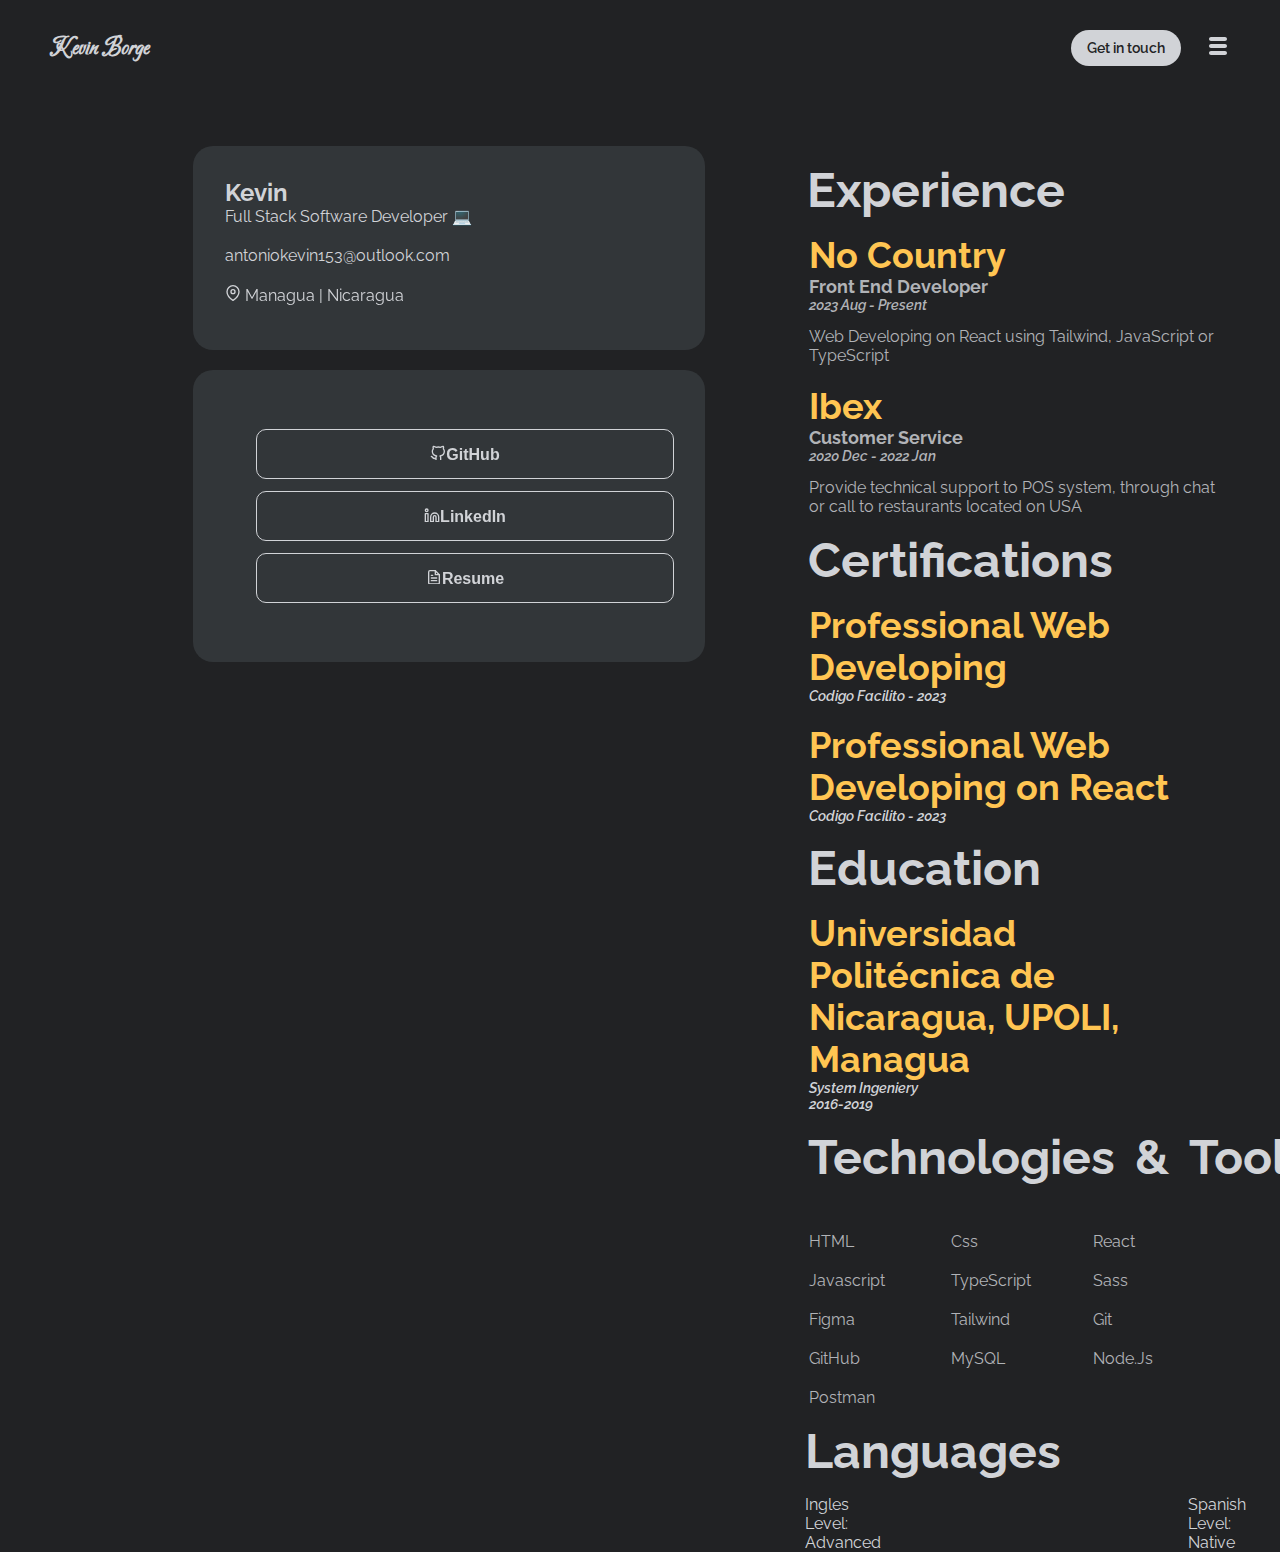
<file: resume.html>
<!DOCTYPE html>
<html lang="en">
<head>
    <meta charset="UTF-8">
    <meta name="viewport" content="width=device-width, initial-scale=1.0">
    <title>Document</title>
    <link rel="stylesheet" href="./Style/resume-style.css">
    
    
    <link rel="preconnect" href="https://fonts.googleapis.com">
    <link rel="preconnect" href="https://fonts.gstatic.com" crossorigin>
    <link href="https://fonts.googleapis.com/css2?family=Raleway:ital,wght@0,100;0,200;0,300;0,400;0,500;0,600;0,700;0,800;0,900;1,100;1,200;1,300;1,400;1,500;1,600;1,700;1,800;1,900&display=swap" rel="stylesheet">

    
    <style>
        @import url('https://fonts.googleapis.com/css2?family=Carattere&display=swap');
    </style>

</head>
<body>

    <header>
        
        <div>

            <h2> <a href="./index.html">Kevin Borge</a></h2>

            <div class="header-git">
                <a href="mailto:antoniokevin153@outlook.com?subject=Asunto del Correo&body=Type Information">Get in touch</a>
                
                <label for="menu">
                    <svg stroke="currentColor" fill="currentColor" stroke-width="0" version="1.2" baseProfile="tiny" viewBox="0 0 24 24" class="card-icon swap-off" height="24" width="24" xmlns="http://www.w3.org/2000/svg"><path d="M19 17h-14c-1.103 0-2 .897-2 2s.897 2 2 2h14c1.103 0 2-.897 2-2s-.897-2-2-2zM19 10h-14c-1.103 0-2 .897-2 2s.897 2 2 2h14c1.103 0 2-.897 2-2s-.897-2-2-2zM19 3h-14c-1.103 0-2 .897-2 2s.897 2 2 2h14c1.103 0 2-.897 2-2s-.897-2-2-2z"></path></svg>
                </label> 

                <input type="checkbox" name="menu" id="menu" >
                
                <nav>
                    <ul>
                        <li><a href="./about.html">About</a></li>
                        <li><a href="./resume.html">Resume</a></li>
                    </ul>
                </nav>
            </div>
        </div>

    </header>
    
    <div class="main-div">

        <div class="info-net">

        <div class="information">
            <div class="inner-information">
                <div class="inner-name-stack">
                    <h2>Kevin</h2>
                    <p>Full Stack Software Developer 💻</p>
                </div>
                <p>antoniokevin153@outlook.com</p>
                <p> <svg stroke="currentColor" fill="none" stroke-width="2" viewBox="0 0 24 24" stroke-linecap="round" stroke-linejoin="round" height="1em" width="1em" xmlns="http://www.w3.org/2000/svg"><path d="M21 10c0 7-9 13-9 13s-9-6-9-13a9 9 0 0 1 18 0z"></path><circle cx="12" cy="10" r="3"></circle></svg> Managua | Nicaragua</p>
            </div>
        </div>

        <div class="network">
            <div class="inner-network">
                <ul>
                    <button><a href="https://github.com/PixelGenetics" target="_blank"><li><span><svg stroke="currentColor" fill="none" stroke-width="2" viewBox="0 0 24 19" stroke-linecap="round" stroke-linejoin="round" height="1em" width="1em" xmlns="http://www.w3.org/2000/svg" class="st-current"><path d="M9 19c-5 1.5-5-2.5-7-3m14 6v-3.87a3.37 3.37 0 0 0-.94-2.61c3.14-.35 6.44-1.54 6.44-7A5.44 5.44 0 0 0 20 4.77 5.07 5.07 0 0 0 19.91 1S18.73.65 16 2.48a13.38 13.38 0 0 0-7 0C6.27.65 5.09 1 5.09 1A5.07 5.07 0 0 0 5 4.77a5.44 5.44 0 0 0-1.5 3.78c0 5.42 3.3 6.61 6.44 7A3.37 3.37 0 0 0 9 18.13V22" class=""></path></svg>GitHub</span></li></a></button>
                    <button><a href="https://www.linkedin.com/in/kevinborge/" target="_blank"><li><span><svg stroke="currentColor" fill="none" stroke-width="2" viewBox="0 0 24 19" stroke-linecap="round" stroke-linejoin="round" height="1em" width="1em" xmlns="http://www.w3.org/2000/svg" class="st-current"><path d="M16 8a6 6 0 0 1 6 6v7h-4v-7a2 2 0 0 0-2-2 2 2 0 0 0-2 2v7h-4v-7a6 6 0 0 1 6-6z" class=""></path><rect x="2" y="9" width="4" height="12" class=""></rect><circle cx="4" cy="4" r="2"></circle></svg>LinkedIn</span></li></a></button>
                    <button><a href="./Doc/cv-devKevin.pdf" target="_blank"><li><span><svg stroke="currentColor" fill="none" stroke-width="2" viewBox="0 0 24 20" stroke-linecap="round" stroke-linejoin="round" height="1em" width="1em" xmlns="http://www.w3.org/2000/svg"><path d="M14 2H6a2 2 0 0 0-2 2v16a2 2 0 0 0 2 2h12a2 2 0 0 0 2-2V8z"></path><polyline points="14 2 14 8 20 8"></polyline><line x1="16" y1="13" x2="8" y2="13"></line><line x1="16" y1="17" x2="8" y2="17"></line><polyline points="10 9 9 9 8 9"></polyline></svg>Resume</span></li></a></button>
                </ul>
            </div>
        </div>

    </div>
        
        <div class="main-information">

            <div class="title-experience">
                <h2>Experience</h2>
            </div>

            <div class="inner-main-information">
                <ul>
                    <li><h2>No Country</h2></li>
                    <li><h3>Front End Developer</h3></li>
                    <li><h4>2023 Aug - Present </h4></li>
                    <li><p>Web Developing on React using Tailwind, JavaScript or TypeScript</p></li>
                </ul>
            </div>

            <div class="inner-main-information-2">
                <ul>
                    <li><h2>Ibex</h2></li>
                    <li><h3>Customer Service</h3></li>
                    <li><h4>2020 Dec - 2022 Jan</h4></li>
                    <li><p>Provide technical support to POS system, through chat or call to restaurants located on USA</p></li>
                </ul>
            </div>

            <div class="title-certifications">
                <h2>Certifications</h2>
            </div>

            <div class="web-dev">
                <ul>
                    <li><h2>Professional Web Developing</h2></li>
                    <li><p>Codigo Facilito - 2023</p></li>
                </ul>
            </div>

            <div class="web-dev">
                <ul>
                    <li><h2>Professional Web Developing on React</h2></li>
                    <li><p>Codigo Facilito - 2023</p></li>
                </ul>
            </div>

            <div class="title-education">
                <h2>Education</h2>
            </div>

            <div class="uni-info">
                <ul>
                    <li><h2>Universidad Politécnica de Nicaragua, UPOLI, Managua</h2></li>
                    <li><h3>System Ingeniery</h3></li>
                    <li><h4>2016-2019</h4></li>
                </ul>
            </div>

            <div class="title-tech-tools">
                <h2>Technologies </h2>
                <h2>&</h2>
                <h2>Tools</h2>
            </div>
            
            <div class="tech-tools">
                <ul>
                    <li>HTML</li>
                    <li>Css</li>
                    <li>React</li>
                    <li>Javascript</li>
                    <li>TypeScript</li>
                    <li>Sass</li>
                    <li>Figma</li>
                    <li>Tailwind</li>
                    <li>Git</li>
                    <li>GitHub</li>
                    <li>MySQL</li>
                    <li>Node.Js</li>
                    <li>Postman</li>
                </ul>
            </div>

            <div class="title-language">
                <h2>Languages</h2>
            </div>


            <div class="languages">
                <div class="lang-1">
                    <ul>
                        <li>Ingles</li>
                        <p>Level: Advanced</p>
                    </ul>
                </div>

                <div class="lang-2">
                    <ul>
                        <li>Spanish</li>
                        <p>Level: Native</p>
                    </ul>
                </div>
            </div>
        </div>

    </div>
</body>
</html>
</file>
<file: Style/Style.css>
*{
    margin: 0;
    padding: 0;
    list-style: none;
}
body{
    background-color: #222325;
}

@media screen and (max-width: 480px){

    header {
    position: relative;
    margin: 10px 50px;
    padding: 20px 0px;
}

header h2 {
    font-family: 'Carattere', cursive;
}

header, a {
    color: #D1D3D7;
    text-decoration: none;
}

header div:first-child {
    display: flex;
    justify-content: space-between;
    align-items: center;
    position: relative;
}

header div:nth-child(2) a:nth-child(1){
    display: none;
}
header input {
    display: none;
}

header div:nth-child(2) {
    display: flex;
    gap: 25px;
    align-items: center;
}

header div:nth-child(2) a:first-child {
    background: #D1D3D7;
    color: #222325;
    font-family: 'Raleway', sans-serif;
    font-weight: 600;
    font-size: 14px;
    padding: 10px 16px;
    border-radius: 26px;
}

header div label {
    cursor: pointer;
}

header div:nth-child(2) nav a:first-child{
    color: #D1D3D7;
    background: none;
    height: 10px;
    display: flex;
    justify-content: right;
    padding: 0;
}

header div nav {
    position: absolute; 
    top: 100%; 
    left: 0;
    display: flex;
    width: 100%;
    
    flex-direction: column; 
    overflow: hidden;
    max-height: 0;
    transition: max-height 0.5s ease-in-out;
}

header div input:checked ~ nav {
    max-height: 200px;
}

header div nav ul {
    list-style: none;
    padding: 0;
    margin: 0;
    display: flex;
    flex-direction: column;
}

header div nav ul li {
    border-bottom: 1px solid #3E4042;
    padding: 7px;
    font-family: 'Raleway', sans-serif;
}

header div nav ul li a {
    padding: 10px 16px;
    color: #D1D3D7;
    text-decoration: none;
    display: block;
    transition: background 0.5s;
}

header div nav ul li a:hover {
    background: #FFC552;
} 

    .main-body{
        display: flex;
        flex-direction: column;
        align-items: center;
        row-gap: 20px;
        margin-top: 60px;
    }
    
    .main-body .top-div{
        background: #323639;
        height: 314px;
        width: 235px;
        padding-top: 30px;
        border-radius: 20px;
    }
    
    .main-body .top-div ul{
        display: flex;
        flex-direction: column;
        margin: 0 12px;
        row-gap: 40px;
    }

    .main-body .top-div ul h2{
        font-size: 22px;
        display: flex;
        justify-content: center;
    }

    .main-body .top-div .f-stack{
        display: flex;
        column-gap: 115px;
    }
    .main-body .top-div ul li img{
        border: 2px solid #D1D3D7;;
        display: flex;
        margin-left: 46px;
    }
    .main-body .top-div img{
        height: 110px;
        width: 110px;
        border-radius: 200px;
        display: flex;
        justify-content: center;
    }
    
    .main-body .top-div ul li p{
        font-family: 'Raleway', sans-serif;
        font-size: 12px;
        margin-left: 16px;
    }

    .main-body .top-div .f-stack a{
        display: flex;
        color: #D1D3D7;
        font-family: 'Roboto', sans-serif;
        text-decoration: none;
        border-radius: 20px;

    }
    
    .main-body .top-div .f-stack .arrow{
        font-weight: 600;
        padding-left: 100px;
    }
    
    .main-body .top-div .f-stack a:hover{
        transition: 0.5s;
        color: #FFC552;
    }

    .main-body .top-div:hover{
        transition: 0.5s;
        box-shadow: 10px 10px 26px 3px rgba(0,0,0,0.5);
        -webkit-box-shadow: 10px 10px 26px 3px rgba(0,0,0,0.5);
        -moz-box-shadow: 10px 10px 26px 3px rgba(0,0,0,0.5);
    }


    .main-body .top-div h2{
        font-family: 'Raleway', sans-serif;
        font-size: 30px;
        color: #C5C7CB;
    }

    .main-body .mid-div{
        display: flex;
        flex-direction: column;
        row-gap: 20px;
        font-family: 'Raleway', sans-serif;
        color: #D1D3D7;
        font-size: 30px;
        height: 314px;
        width: 235px;
    }

    .main-body .mid-div a{
        text-decoration: none;
        color: #D1D3D7;
        border-radius: 20px;
        font-size: 16px;
    }

    .main-body .mid-div .resume{
        background: #323639;
        display: flex;
        flex-direction: column;
        align-items: center;
        border-radius: 20px;
    }

    .main-body .mid-div .GitHub{
        background: #323639;
        display: flex;
        flex-direction: column;
        align-items: center;
        border-radius: 20px;

    }

    .main-body .mid-div .SideQuests{
        background: #323639;
        display: flex;
        flex-direction: column;
        align-items: center;
        border-radius: 20px;
    }
    .main-body .mid-div p{
        display: flex;
        margin-bottom: 18px;
        margin-top: 18px;
    }
    .main-body .mid-div svg{
        display: flex;
        margin-top: 18px;
    }

    .main-body .mid-div svg:hover{
        color: #FFC552;
        transition: 0.5s;
    }

    .main-body .mid-div a:hover{
        transition: 0.5s;
        box-shadow: 10px 10px 26px 3px rgba(0,0,0,0.5);
-webkit-box-shadow: 10px 10px 26px 3px rgba(0,0,0,0.5);
-moz-box-shadow: 10px 10px 26px 3px rgba(0,0,0,0.5);
    }
    

    .main-body .bottom-div{
        background: #323639;
        display: flex;
        flex-direction: column;
        height: 414px;
        width: 235px;
        border-radius: 20px;
        margin-top: 130px;
    }

    .main-body .bottom-div:hover{
        transition: 0.5s;
        box-shadow: 10px 10px 26px 3px rgba(0,0,0,0.5);
        -webkit-box-shadow: 10px 10px 26px 3px rgba(0,0,0,0.5);
        -moz-box-shadow: 10px 10px 26px 3px rgba(0,0,0,0.5);
    }

    .main-body .bottom-div .contenedor{
        margin-left: 32px;
        margin-right: 32px;
        margin-top: 32px;
        color: #D1D3D7;
        font-family: 'Raleway', sans-serif;
        font-size: 20px;
    }

    .main-body .bottom-div .technologies ul{
        display: flex;
        flex-wrap: wrap;
        justify-content: center;
        gap: 20px;
        margin-top: 40px;
    }

    .main-body .bottom-div .technologies ul li:nth-child(1):hover path{
        transition: 0.5s;
        fill: #00C6F7;
    }
    .main-body .bottom-div .technologies ul li:nth-child(2):hover path{
        transition: 0.5s;
        fill: #7FC728;
    }
    .main-body .bottom-div .technologies ul li:nth-child(3):hover path{
        transition: 0.5s;
        fill: #2F74C0;
    }
    .main-body .bottom-div .technologies ul li:nth-child(4):hover path{
        transition: 0.5s;
        fill: #36B7F0;
    }
    .main-body .bottom-div .technologies ul li:nth-child(5):hover path{
        transition: 0.5s;
        fill: #C76494;
    }
    .main-body .bottom-div .technologies ul li:nth-child(6):hover path{
        transition: 0.5s;
        fill: #EA4C1D;
    }
    .main-body .bottom-div .technologies ul li:nth-child(7):hover path{
        transition: 0.5s;
        fill: #005E87;
    }
    .main-body .bottom-div .technologies ul li:nth-child(8):hover path{
        transition: 0.5s;
        fill: #F76935;
    }


    footer{
        position: relative;
        bottom: 0;
        padding: 10px; 
        display: flex;
        flex-direction: column;
        justify-content: center;
        align-items: center;
        color: #D1D3D7;
    }

    footer div{
        display: flex;
        width: 200px;
        flex-direction: column;
        justify-content: center;
        align-items: center;
        padding-top: 100px;
    }

    footer ul{
        display: flex;
        flex-direction: row;
        text-decoration: none;
        gap: 50px;
    }

}    

@media screen and (min-width: 481px) and (max-width:1024px){
        
        
    header {
        position: relative;
        margin: 10px 50px;
        padding: 20px 0px;
    }
    
    header h2 {
        font-family: 'Carattere', cursive;
    }
    
    header, a {
        color: #D1D3D7;
        text-decoration: none;
    }
    
    header div:first-child {
        display: flex;
        justify-content: space-between;
        align-items: center;
        position: relative;
    }
    
    header input {
        display: none;
    }
    
    header div:nth-child(2) {
        display: flex;
        gap: 25px;
        align-items: center;
    }
    
    header div:nth-child(2) a:first-child {
        background: #D1D3D7;
        color: #222325;
        font-family: 'Raleway', sans-serif;
        font-weight: 600;
        font-size: 14px;
        padding: 10px 16px;
        border-radius: 26px;
    }
    
    header div label {
        cursor: pointer;
    }
    
    
    header div:nth-child(2) nav a:first-child{
        color: #D1D3D7;
        background: none;
        height: 10px;
        display: flex;
        justify-content: right;
        padding: 0;
    }
    
    header div nav {
        position: absolute; 
        top: 100%; 
        left: 0;
        display: flex;
        width: 100%;
        
        flex-direction: column; 
        overflow: hidden;
        max-height: 0;
        transition: max-height 0.5s ease-in-out;
    }
    
    header div input:checked ~ nav {
        max-height: 200px;
    }
    
    header div nav ul {
        list-style: none;
        padding: 0;
        margin: 0;
        display: flex;
        flex-direction: column;
    }
    
    header div nav ul li {
        border-bottom: 1px solid #3E4042;
        padding: 7px;
        font-family: 'Raleway', sans-serif;
    }
    
    header div nav ul li a {
        padding: 10px 16px;
        color: #D1D3D7;
        text-decoration: none;
        display: block;
        transition: background 0.5s;
    }
    
    header div nav ul li a:hover {
        background: #FFC552;
    } 

        .main-body{
            display: flex;
            flex-direction: column;
            align-items: center;
            row-gap: 20px;
            margin-top: 60px;
        }
        
        .main-body .top-div{
            background: #323639;
            height: 294px;
            width: 428px;
            padding-top: 30px;
            border-radius: 20px;
        }
        
        .main-body .top-div ul{
            display: flex;
            flex-direction: column;
            margin-left: 32px;
            gap: 20px;
        }
    
        .main-body .top-div .f-stack{
            display: flex;
            column-gap: 115px;
        }
    
        .main-body .top-div img{
            height: 110px;
            width: 110px;
            border-radius: 200px;
        }
        
        .main-body .top-div ul li p{
            font-family: 'Raleway', sans-serif;
            font-size: 16px;
        }
    
        .main-body .top-div .f-stack a{
            display: flex;
            color: #D1D3D7;
            font-family: 'Roboto', sans-serif;
            text-decoration: none;
            border-radius: 20px;
    
        }
        
        .main-body .top-div .f-stack .arrow{
            font-weight: 600;
            padding-left: 100px;
        }
        
        .main-body .top-div .f-stack a:hover{
            transition: 0.5s;
            color: #FFC552;
        }
    
        .main-body .top-div:hover{
            transition: 0.5s;
            box-shadow: 10px 10px 26px 3px rgba(0,0,0,0.5);
            -webkit-box-shadow: 10px 10px 26px 3px rgba(0,0,0,0.5);
            -moz-box-shadow: 10px 10px 26px 3px rgba(0,0,0,0.5);
        }
    
    
        .main-body .top-div h2{
            font-family: 'Raleway', sans-serif;
            font-size: 30px;
            color: #C5C7CB;
        }
    
        .main-body .mid-div{
            display: flex;
            flex-direction: column;
            font-size: 30px;
            font-family: 'Raleway', sans-serif;
            color: #D1D3D7;
            font-size: 24px;
            font-weight: bold;
            height: 294px;
            width: 428px;
            row-gap: 20px;
        }
    
        .main-body .mid-div a{
            text-decoration: none;
            color: #D1D3D7;
            border-radius: 20px;
        }
    
        .main-body .mid-div .resume{
            background: #323639;
            display: flex;
            flex-direction: column;
            align-items: center;
            border-radius: 20px;
        }

        .main-body .mid-div .GitHub{
            background: #323639;
            display: flex;
            flex-direction: column;
            align-items: center;
            border-radius: 20px;
        }
    
        .main-body .mid-div .SideQuests{
            background: #323639;
            display: flex;
            flex-direction: column;
            align-items: center;
            border-radius: 20px;
        }
    
        .main-body .mid-div svg{
            display: flex;
            margin: 32px;
        }
    
        .main-body .mid-div svg:hover{
            color: #FFC552;
            transition: 0.5s;
        }
        .main-body .mid-div p{
            margin-bottom: 16px;
        }

        .main-body .mid-div a:hover{
            transition: 0.5s;
            box-shadow: 10px 10px 26px 3px rgba(0,0,0,0.5);
            -webkit-box-shadow: 10px 10px 26px 3px rgba(0,0,0,0.5);
            -moz-box-shadow: 10px 10px 26px 3px rgba(0,0,0,0.5);
        }
        
    
        .main-body .bottom-div{
            background: #323639;
            display: flex;
            flex-direction: column;
            height: 294px;
            width: 428px;
            border-radius: 20px;
            margin-top: 255px;
        }
    
        .main-body .bottom-div:hover{
            transition: 0.5s;
            box-shadow: 10px 10px 26px 3px rgba(0,0,0,0.5);
            -webkit-box-shadow: 10px 10px 26px 3px rgba(0,0,0,0.5);
            -moz-box-shadow: 10px 10px 26px 3px rgba(0,0,0,0.5);
        }
    
        .main-body .bottom-div .contenedor{
            margin-left: 32px;
            margin-right: 32px;
            margin-top: 32px;
            color: #D1D3D7;
            font-family: 'Raleway', sans-serif;
            font-size: 20px;
        }
    
        .main-body .bottom-div .technologies ul{
            display: flex;
            flex-wrap: wrap;
            justify-content: center;
            gap: 20px;
            margin-top: 40px;
        }

        .main-body .bottom-div .technologies ul li:nth-child(1):hover path{
            transition: 0.5s;
            fill: #00C6F7;
        }
        .main-body .bottom-div .technologies ul li:nth-child(2):hover path{
            transition: 0.5s;
            fill: #7FC728;
        }
        .main-body .bottom-div .technologies ul li:nth-child(3):hover path{
            transition: 0.5s;
            fill: #2F74C0;
        }
        .main-body .bottom-div .technologies ul li:nth-child(4):hover path{
            transition: 0.5s;
            fill: #36B7F0;
        }
        .main-body .bottom-div .technologies ul li:nth-child(5):hover path{
            transition: 0.5s;
            fill: #C76494;
        }
        .main-body .bottom-div .technologies ul li:nth-child(6):hover path{
            transition: 0.5s;
            fill: #EA4C1D;
        }
        .main-body .bottom-div .technologies ul li:nth-child(7):hover path{
            transition: 0.5s;
            fill: #005E87;
        }
        .main-body .bottom-div .technologies ul li:nth-child(8):hover path{
            transition: 0.5s;
            fill: #F76935;
        }

        footer{
            position: relative;
            bottom: 0;
            padding: 10px; 
            display: flex;
            flex-direction: column;
            justify-content: center;
            align-items: center;
            color: #D1D3D7;
        }
    
        footer div{
            display: flex;
            width: 200px;
            flex-direction: column;
            justify-content: center;
            align-items: center;
            padding-top: 20px;
        }
    
        footer ul{
            display: flex;
            flex-direction: row;
            text-decoration: none;
            gap: 50px;
        }

}

@media screen and (min-width: 1025px){

    
    header {
        position: relative;
        margin: 10px 50px;
        padding: 20px 0px;
    }
    
    header h2 {
        font-family: 'Carattere', cursive;
    }
    
    header, a {
        color: #D1D3D7;
        text-decoration: none;
    }
    
    header div:first-child {
        display: flex;
        justify-content: space-between;
        align-items: center;
        position: relative;
    }
    
    header input {
        display: none;
    }
    
    header div:nth-child(2) {
        display: flex;
        gap: 25px;
        align-items: center;
    }
    
    header div:nth-child(2) a:first-child {
        background: #D1D3D7;
        color: #222325;
        font-family: 'Raleway', sans-serif;
        font-weight: 600;
        font-size: 14px;
        padding: 10px 16px;
        border-radius: 26px;
    }

    header div:nth-child(2) nav a:first-child{
        color: #D1D3D7;
        background: none;
        height: 10px;
        display: flex;
        justify-content: right;
        padding: 0;
    }
    
    header div label {
        cursor: pointer;
    }
    
    header div nav {
        position: absolute; 
        top: 100%; 
        left: 0;
        display: flex;
        width: 100%;
        flex-direction: column; 
        overflow: hidden;
        max-height: 0;
        transition: max-height 0.5s ease-in-out;
    }
    
    header div input:checked ~ nav {
        max-height: 200px;
    }
    
    header div nav ul {
        list-style: none;
        padding: 0;
        margin: 0;
        display: flex;
        flex-direction: column;
    }
    
    header div nav ul li {
        border-bottom: 1px solid #3E4042;
        padding: 7px;
        font-family: 'Raleway', sans-serif;
    }
    
    header div nav ul li a {
        padding: 10px 16px;
        color: #D1D3D7;
        text-decoration: none;
        display: block;
        transition: background 0.5s;
    }
    
    header div nav ul li a:hover {
        background: #FFC552;
    } 


    .main-body{
        display: flex;
        flex-direction: column;
        align-items: center;
        row-gap: 20px;
        margin-top: 50px;
    }

    .main-body .top-div{
        background: #323639;
        height: 294px;
        width: 728px;
        padding-top: 30px;
        border-radius: 20px;
    }
    
    .main-body .top-div ul{
        display: flex;
        flex-direction: column;
        margin-left: 32px;
        gap: 20px;
    }

    .main-body .top-div .f-stack{
        display: flex;
        column-gap: 115px;
    }

    .main-body .top-div img{
        height: 110px;
        width: 110px;
        border-radius: 200px;
    }
    
    .main-body .top-div ul li p{
        font-family: 'Raleway', sans-serif;
        font-size: 16px;
    }

    .main-body .top-div .f-stack a{
        display: flex;
        color: #D1D3D7;
        font-family: 'Roboto', sans-serif;
        text-decoration: none;
        border-radius: 20px;

    }
    
    .main-body .top-div .f-stack .arrow{
        font-weight: 600;
        padding-left: 367px;
    }
    
    .main-body .top-div .f-stack a:hover{
        transition: 0.5s;
        color: #FFC552;
    }

    .main-body .top-div:hover{
        transition: 0.5s;
        box-shadow: 10px 10px 26px 3px rgba(0,0,0,0.5);
        -webkit-box-shadow: 10px 10px 26px 3px rgba(0,0,0,0.5);
        -moz-box-shadow: 10px 10px 26px 3px rgba(0,0,0,0.5);
    }


    .main-body .top-div h2{
        font-family: 'Raleway', sans-serif;
        font-size: 30px;
        color: #C5C7CB;
    }

    .main-body .mid-div{
        display: flex;
        flex-direction: row;
        column-gap: 20px;
        font-size: 30px;
        font-family: 'Raleway', sans-serif;
        color: #D1D3D7;
        font-size: 30px;
        font-weight: bold;
        width: 728px;
        border-radius: 20px;
    }

    .main-body .mid-div a{
        text-decoration: none;
        color: #D1D3D7;
        border-radius: 20px;
        width: inherit;
        height: inherit;
    }
    .main-body .mid-div p{
        margin-bottom: 12px;
    }
    .main-body .mid-div .resume{
        background: #323639;
        display: flex;
        flex-direction: column;
        align-items: center;
        border-radius: 20px;
    }

    .main-body .mid-div .GitHub{
        background: #323639;
        display: flex;
        flex-direction: column;
        align-items: center;
        border-radius: 20px;
    }

    .main-body .mid-div .SideQuests{
        background: #323639;
        display: flex;
        flex-direction: column;
        align-items: center;
        border-radius: 20px;
    }

    .main-body .mid-div svg{
        display: flex;
        margin: 32px;
    }

    .main-body .mid-div svg:hover{
        color: #FFC552;
        transition: 0.5s;
    }

    .main-body .mid-div a:hover{
        transition: 0.5s;
        box-shadow: 10px 10px 26px 3px rgba(0,0,0,0.5);
        -webkit-box-shadow: 10px 10px 26px 3px rgba(0,0,0,0.5);
        -moz-box-shadow: 10px 10px 26px 3px rgba(0,0,0,0.5);
    }
    

    .main-body .bottom-div{
        background: #323639;
        display: flex;
        flex-direction: column;
        height: 200px;
        width: 728px;
        border-radius: 20px;
    }

    .main-body .bottom-div:hover{
        transition: 0.5s;
        box-shadow: 10px 10px 26px 3px rgba(0,0,0,0.5);
        -webkit-box-shadow: 10px 10px 26px 3px rgba(0,0,0,0.5);
        -moz-box-shadow: 10px 10px 26px 3px rgba(0,0,0,0.5);
    }

    .main-body .bottom-div .contenedor{
        margin-left: 32px;
        margin-right: 32px;
        margin-top: 32px;
        color: #D1D3D7;
        font-family: 'Raleway', sans-serif;
        font-size: 20px;
    }

    .main-body .bottom-div .technologies ul{
        display: flex;
        flex-wrap: wrap;
        justify-content: center;
        gap: 20px;
        margin-top: 40px;
    }

    .main-body .bottom-div .technologies ul li:nth-child(1):hover path{
        transition: 0.5s;
        fill: #00C6F7;
    }
    .main-body .bottom-div .technologies ul li:nth-child(2):hover path{
        transition: 0.5s;
        fill: #7FC728;
    }
    .main-body .bottom-div .technologies ul li:nth-child(3):hover path{
        transition: 0.5s;
        fill: #2F74C0;
    }
    .main-body .bottom-div .technologies ul li:nth-child(4):hover path{
        transition: 0.5s;
        fill: #36B7F0;
    }
    .main-body .bottom-div .technologies ul li:nth-child(5):hover path{
        transition: 0.5s;
        fill: #C76494;
    }
    .main-body .bottom-div .technologies ul li:nth-child(6):hover path{
        transition: 0.5s;
        fill: #EA4C1D;
    }
    .main-body .bottom-div .technologies ul li:nth-child(7):hover path{
        transition: 0.5s;
        fill: #005E87;
    }
    .main-body .bottom-div .technologies ul li:nth-child(8):hover path{
        transition: 0.5s;
        fill: #F76935;
    }

    footer{
        position: relative;
        bottom: 0;
        padding: 10px; 
        display: flex;
        flex-direction: column;
        justify-content: center;
        align-items: center;
        color: #D1D3D7;
    }

    footer div{
        display: flex;
        width: 200px;
        flex-direction: column;
        justify-content: center;
        align-items: center;
        padding-top: 20px;
    }

    footer ul{
        display: flex;
        flex-direction: row;
        text-decoration: none;
        gap: 50px;
    }









}
</file>
<file: Style/about-style.css>
*{
    margin: 0;
    padding: 0;
}
body{
    background-color: #222325;

}

@media screen and (max-width: 480px){

    header {
        position: relative;
        margin: 10px 50px;
        padding: 20px 0px;
    }
    
    header h2 {
        font-family: 'Carattere', cursive;
    }

    header, a {
        color: #D1D3D7;
        text-decoration: none;
    }
    
    header div:first-child {
        display: flex;
        justify-content: space-between;
        align-items: center;
        position: relative;
    }
    
    header input {
        display: none;
    }

    
    header div:nth-child(2) {
        display: flex;
        gap: 25px;
        align-items: center;
    }
    
    header div:nth-child(2) a:first-child {
        background: #D1D3D7;
        color: #222325;
        font-family: 'Raleway', sans-serif;
        font-weight: 600;
        font-size: 14px;
        padding: 10px 16px;
        border-radius: 26px;
    }
    
    header div label {
        cursor: pointer;
    }
    
    header div:nth-child(2) nav a:first-child{
        color: #D1D3D7;
        background: none;
        height: 10px;
        display: flex;
        justify-content: right;
        padding: 0;
    }
    
    header div nav {
        position: absolute; 
        top: 100%; 
        left: 0;
        display: flex;
        width: 100%;
        flex-direction: column; 
        overflow: hidden;
        max-height: 0;
        transition: max-height 0.5s ease-in-out;
    }
    
    header div input:checked ~ nav {
        max-height: 200px;
    }
    
    header div nav ul {
        list-style: none;
        padding: 0;
        margin: 0;
        display: flex;
        flex-direction: column;
    }
    
    header div nav ul li {
        border-bottom: 1px solid #3E4042;
        padding: 7px;
        font-family: 'Raleway', sans-serif;
    }
    
    header div nav ul li a {
        padding: 10px 16px;
        color: #D1D3D7;
        text-decoration: none;
        display: block;
        transition: background 0.5s;
    }
    
    header div nav ul li a:hover {
        background: #FFC552;
    } 


    body{
        font-family: 'Roboto', sans-serif;
        color: #D1D3D7;
    }
    
    body div div:first-child{
        display: flex;
        justify-content: center;
        margin-top: 60px;
    }

    body div div h2{
        font-weight:500;
        font-size: 50px;
    }


    body div div p{
        font-size: 28px;
        font-weight: 200 !important;
        margin-left: 79px;
        margin-right: 79px;
    }   

    body div:nth-child(3) ul{
        list-style: none;
        display: flex;
        flex-wrap: wrap;
        justify-content: center;
        gap: 20px;
        margin-top: 40px;
        margin-left: 79px;
        margin-right: 79px;
    }

        footer{
        position: relative;
        bottom: 0;
        padding: 10px; 
        display: flex;
        flex-direction: column;
        justify-content: center;
        align-items: center;
        color: #D1D3D7;
    }

    footer div{
        display: flex;
        width: 200px;
        flex-direction: column;
        justify-content: center;
        align-items: center;
        padding-top: 100px;
    }

    footer ul{
        display: flex;
        flex-direction: row;
        text-decoration: none;
        gap: 50px;
        list-style: none;
    }
}
@media screen and (min-width: 481px) and (max-width:1024px){
    
    header {
        position: relative;
        margin: 10px 50px;
        padding: 20px 0px;
    }
    
    header h2 {
        font-family: 'Carattere', cursive;
    }
    
    header, a {
        color: #D1D3D7;
        text-decoration: none;
    }
    
    header div:first-child {
        display: flex;
        justify-content: space-between;
        align-items: center;
        position: relative;
    }
    
    header input {
        display: none;
    }
    
    header div:nth-child(2) {
        display: flex;
        gap: 25px;
        align-items: center;
    }
    
    header div:nth-child(2) a:first-child {
        background: #D1D3D7;
        color: #222325;
        font-family: 'Raleway', sans-serif;
        font-weight: 600;
        font-size: 14px;
        padding: 10px 16px;
        border-radius: 26px;
    }
    
    header div:nth-child(2) a:nth-child(1){
        display: none;
    }

    header div label {
        cursor: pointer;
    }
    
    header div:nth-child(2) nav a:first-child{
        color: #D1D3D7;
        background: none;
        height: 10px;
        display: flex;
        justify-content: right;
        padding: 0;
    }
    
    header div nav {
        position: absolute; 
        top: 100%; 
        left: 0;
        display: flex;
        width: 100%;
        flex-direction: column; 
        overflow: hidden;
        max-height: 0;
        transition: max-height 0.5s ease-in-out;
    }
    
    header div input:checked ~ nav {
        max-height: 200px;
    }
    
    header div nav ul {
        list-style: none;
        padding: 0;
        margin: 0;
        display: flex;
        flex-direction: column;
    }
    
    header div nav ul li {
        border-bottom: 1px solid #3E4042;
        padding: 7px;
        font-family: 'Raleway', sans-serif;
    }
    
    header div nav ul li a {
        padding: 10px 16px;
        color: #D1D3D7;
        text-decoration: none;
        display: block;
        transition: background 0.5s;
    }
    
    header div nav ul li a:hover {
        background: #FFC552;
    } 


    body{
        font-family: 'Roboto', sans-serif;
        color: #D1D3D7;
    }
    
    body div div:first-child{
        display: flex;
        justify-content: center;
        margin-top: 60px;
    }

    body div div h2{
        font-weight:500;
        font-size: 50px;
    }


    body div div p{
        font-size: 28px;
        font-weight: 200 !important;
        margin-left: 79px;
        margin-right: 79px;
    }   

    body div:nth-child(3) ul{
        list-style: none;
        display: flex;
        flex-wrap: wrap;
        justify-content: center;
        gap: 20px;
        margin-top: 40px;
        margin-left: 79px;
        margin-right: 79px;
    }

    footer{
        position: relative;
        bottom: 0;
        padding: 10px; 
        display: flex;
        flex-direction: column;
        justify-content: center;
        align-items: center;
        color: #D1D3D7;
    }

    footer div{
        display: flex;
        width: 200px;
        flex-direction: column;
        justify-content: center;
        align-items: center;
        padding-top: 100px;
    }

    footer ul{
        display: flex;
        flex-direction: row;
        text-decoration: none;
        gap: 50px;
        list-style: none;
    }
}
@media screen and (min-width: 1025px){

    header {
        position: relative;
        margin: 10px 50px;
        padding: 20px 0px;

    }
    
    header h2 {
        font-family: 'Carattere', cursive;
    }
    
    header, a {
        color: #D1D3D7;
        text-decoration: none;
    }
    
    header div:first-child {
        display: flex;
        justify-content: space-between;
        align-items: center;
        position: relative;
    }
    
    header input {
        display: none;
    }
    
    header div:nth-child(2) {
        display: flex;
        gap: 25px;
        align-items: center;
    }
    
    header div:nth-child(2) a:first-child {
        background: #D1D3D7;
        color: #222325;
        font-family: 'Raleway', sans-serif;
        font-weight: 600;
        font-size: 14px;
        padding: 10px 16px;
        border-radius: 26px;
    }
    
    header div label {
        cursor: pointer;
    }
    
    header div:nth-child(2) nav a:first-child{
        color: #D1D3D7;
        background: none;
        height: 10px;
        display: flex;
        justify-content: right;
        padding: 0;
    }
    
    header div nav {
        position: absolute; 
        top: 100%; 
        left: 0;
        display: flex;
        width: 100%;
        flex-direction: column; 
        overflow: hidden;
        max-height: 0;
        transition: max-height 0.5s ease-in-out;
    }
    
    header div input:checked ~ nav {
        max-height: 200px;
    }
    
    header div nav ul {
        list-style: none;
        padding: 0;
        margin: 0;
        display: flex;
        flex-direction: column;
    }
    
    header div nav ul li {
        border-bottom: 1px solid #3E4042;
        padding: 7px;
        font-family: 'Raleway', sans-serif;
    }
    
    header div nav ul li a {
        padding: 10px 16px;
        color: #D1D3D7;
        text-decoration: none;
        display: block;
        transition: background 0.5s;
    }
    
    header div nav ul li a:hover {
        background: #FFC552;
    } 


    body{
        font-family: 'Roboto', sans-serif;
        color: #D1D3D7;
    }
    
    body div div:first-child{
        display: flex;
        justify-content: center;
        margin-top: 60px;
    }

    body div div h2{
        font-weight:500;
        font-size: 50px;
    }


    body div div p{
        font-size: 28px;
        font-weight: 200 !important;
        margin-left: 79px;
        margin-right: 79px;
    }   

    body div:nth-child(3) ul{
        list-style: none;
        display: flex;
        flex-wrap: wrap;
        justify-content: center;
        gap: 20px;
        margin-top: 40px;
        margin-left: 79px;
        margin-right: 79px;
    }
    footer{
        position: absolute;
        bottom: 0;
        right: 0;
        left: 0;
        padding: 10px; 
        display: flex;
        flex-direction: column;
        justify-content: center;
        align-items: center;
        color: #D1D3D7;
    }

    footer div{
        display: flex;
        width: 200px;
        flex-direction: column;
        justify-content: center;
        align-items: center;
        padding-top: 100px;
    }

    footer ul{
        display: flex;
        flex-direction: row;
        text-decoration: none;
        gap: 50px;
    }

    footer ul li{
        list-style: none;
    }
    
}
</file>
<file: Style/resume-style.css>
*{
    margin: 0;
    padding: 0;
}

body{
    background: #212224;
}

@media screen and (max-width: 480px){

        
    header {
        position: relative;
        margin: 10px 50px;
        padding: 20px 0px;

    }
    
    header h2 {
        font-family: 'Carattere', cursive;
    }
    
    header, a {
        color: #D1D3D7;
        text-decoration: none;
    }
    
    header div:first-child {
        display: flex;
        justify-content: space-between;
        align-items: center;
        position: relative;
    }
    
    header input {
        display: none;
    }
    
    header div:nth-child(2) {
        display: flex;
        gap: 25px;
        align-items: center;
    }
    
    header div:nth-child(2) a:first-child {
        background: #D1D3D7;
        color: #222325;
        font-family: 'Raleway', sans-serif;
        font-weight: 600;
        font-size: 14px;
        padding: 10px 16px;
        border-radius: 26px;
    }
    
    header div:nth-child(2) a:first-child{
        display: none;
    }

    header div label {
        cursor: pointer;
    }
    
    header div:nth-child(2) nav a:first-child{
        color: #D1D3D7;
        background: none;
        height: 10px;
        display: flex;
        justify-content: right;
        padding: 0;
    }
    
    header div nav {
        position: absolute; 
        top: 100%; 
        left: 0;
        display: flex;
        width: 100%;
        flex-direction: column; 
        overflow: hidden;
        max-height: 0;
        transition: max-height 0.5s ease-in-out;
    }
    
    header div input:checked ~ nav {
        max-height: 200px;
    }
    
    header div nav ul {
        list-style: none;
        padding: 0;
        margin: 0;
        display: flex;
        flex-direction: column;
    }
    
    header div nav ul li {
        border-bottom: 1px solid #3E4042;
        padding: 7px;
        font-family: 'Raleway', sans-serif;
    }
    
    header div nav ul li a {
        padding: 10px 16px;
        color: #D1D3D7;
        text-decoration: none;
        display: block;
        transition: background 0.5s;
    }
    
    header div nav ul li a:hover {
        background: #FFC552;
    } 



    .main-div .information{
        display: flex;
        justify-content: center;
        margin-top: 40px;
    }

    .main-div .information .inner-information{
        background: #323639;
        display: flex;
        flex-direction: column;
        justify-content: center;
        align-items: center;
        height: 200px;
        width: 235px;
        border-radius: 20px;
        gap: 20px;
        color: #D1D3D7;
        font-family: 'Raleway', sans-serif;
    }

    .main-div .information .inner-information h2{
        font-size: 20px;
        display: flex;
        justify-content: center;
    }

    .main-div .information .inner-information p{
        font-size: 12px;
    }

    .main-div .network{
        display: flex;
        justify-content: center;
    }

    .main-div .network .inner-network{
        display: flex;
        flex-direction: column;
        justify-content: center;
        align-items: center;
        height: 192px;
        width: 235px;
        background: #323639;
        border-radius: 20px;
        font-family: 'Raleway', sans-serif;
        font-size: 13px;
        color: #D1D3D7;
        margin-top: 20px;
    }

    .main-div .network ul{
        display: flex;
        flex-direction: column;
        gap: 12px;
        width: inherit;
    }

    .main-div .network ul li:hover{
        transition: 0.2s;
        background-color: #D1D3D7;
        color: #212224;
    }

    .main-div .network ul button{
        border: none; 
        background-color: transparent;
        color: inherit;
        padding: 0;
        font-size: inherit; 
        cursor: pointer;
    }

    main-div .network ul button:hover{
        color: #212224;
    }

    .main-div .network ul li{
        border: 1px solid#D1D3D7;
        display: flex;
        justify-content: center;
        align-items: center;
        border-radius: 10px;
        font-weight: bold;
        height: 30px;
        margin-left: 24px;
        margin-right: 24px;
    }


    .main-div .network ul li span:hover{
        color: #212224;
    }
    .main-div .network ul a{
        text-decoration: none;
        color: #D1D3D7;
    }

    .main-div .network ul li a svg{
        padding-right: 5px;
    }

    .main-div .title-experience {
        display: flex;
        justify-content: center;
        align-items: center;
        margin-top: 20px;
    }

    .main-div .title-experience h2{
        display: flex;
        flex-direction: column;
        justify-content: center;
        align-items: center;
        color: #D1D3D7;
        height: 48px;
        width: inherit;
        font-family: 'Raleway', sans-serif;
        font-size: 36px;
        font-weight: bold;
    }

    .main-div .main-information .inner-main-information{
        display: flex;
        flex-direction: column;
        justify-content: center;
        font-family: 'Raleway', sans-serif;
    }

    .main-div .main-information .inner-main-information ul{
        list-style: none;
        padding-left: 33px;
        padding-right: 33px;
        color: #B1B3B7;
        margin-top: 20px;
    }

    .main-div .main-information .inner-main-information ul h2{
        font-size: 26px;
        color: #FFC552;
    }

    .main-div .main-information .inner-main-information ul h3{
        font-size: 20px;
    }

    .main-div .main-information .inner-main-information ul h4{
        font-style: italic;
        font-weight: 600;
        font-size: 14px;
    }

    .main-div .main-information .inner-main-information ul p{
        margin-top: 14px;
    }

    .main-div .main-information .inner-main-information-2{
        display: flex;
        flex-direction: column;
        justify-content: center;
        font-family: 'Raleway', sans-serif;
    }

    .main-div .main-information .inner-main-information-2 ul{
        list-style: none;
        padding-left: 33px;
        padding-right: 33px;
        color: #B1B3B7;
        margin-top: 20px;
    }

    .main-div .main-information .inner-main-information-2 ul h2{
        font-size: 26px;
        color: #FFC552;
    }

    .main-div .main-information .inner-main-information-2 ul h3{
        font-size: 18px;
    }

    .main-div .main-information .inner-main-information-2 ul h4{
        font-style: italic;
        font-weight: 600;
        font-size: 14px;
    }

    .main-div .main-information .inner-main-information-2 ul p{
        margin-top: 14px;
    }

    .main-div .title-certifications {
        display: flex;
        justify-content: center;
        align-items: center;
        margin-top: 20px;
    }
    
    .main-div .title-certifications h2{
        display: flex;
        flex-direction: column;
        justify-content: center;
        align-items: center;
        color: #D1D3D7;
        height: 48px;
        width: 435px;
        font-family: 'Raleway', sans-serif;
        font-size: 36px;
        font-weight: bold;
    }

    .main-div .web-dev{
        font-family: 'Raleway', sans-serif;
        padding-left: 33px;
        padding-right: 33px;
        color: #B1B3B7;
        margin-top: 20px;
    }

    .main-div .web-dev ul{
        list-style: none;
    }

    .main-div .web-dev ul h2{
        font-size: 26px;

        color: #FFC552;
    }

    .main-div .web-dev p{
        font-style: italic;
        font-weight: 600;
        color: #D1D3D7;
        font-size: 14px;
    }

    .main-div .title-education{
        display: flex;
        justify-content: center;
        align-items: center;
        margin-top: 20px;
    }

    .main-div .title-education h2{
        display: flex;
        flex-direction: column;
        justify-content: center;
        align-items: center;
        color: #D1D3D7;
        height: 48px;
        width: 435px;
        font-family: 'Raleway', sans-serif;
        font-size: 48px;
        font-weight: bold;
    }
    .main-div .uni-info{
        font-family: 'Raleway', sans-serif;
        padding-left: 33px;
        padding-right: 33px;
        color: #B1B3B7;
        margin-top: 20px;
    }

    .main-div .uni-info ul{
        list-style: none;
    }
    .main-div .uni-info ul h2{
        font-size: 26px;

        color: #FFC552;
    }
    .main-div .uni-info ul h3{
        font-style: italic;
        font-weight: 600;
        color: #D1D3D7;
        font-size: 14px;
    }
    .main-div .uni-info ul h4{
        font-style: italic;
        font-weight: 600;
        color: #D1D3D7;
        font-size: 14px;
    }

    .main-div .title-tech-tools{
        display: flex;
        flex-direction: column;
        justify-content: center;
        align-items: center;
        margin-top: 20px;
    }

    .main-div .title-tech-tools h2{
        display: flex;
        justify-content: center;
        align-items: center;
        color: #D1D3D7;
        height: 50px;
        width: inherit;
        font-family: 'Raleway', sans-serif;
        font-size: 36px;
        font-weight: bold;
    }

    .main-div .tech-tools{
        font-family: 'Raleway', sans-serif;
        list-style: none;
        padding-left: 33px;
        padding-right: 33px;
        color: #B1B3B7;
        margin-top: 50px;
    }
    .main-div .tech-tools ul {
        list-style: none;
        display: grid;
        grid-template-columns: repeat(3,1fr);
        gap: 20px;
    }

    .main-div .title-language{
        display: flex;
        justify-content: center;
        align-items: center;
        margin-top: 20px;
    }

    .main-div .title-language h2{
        display: flex;
        flex-direction: column;
        justify-content: center;
        align-items: center;
        color: #D1D3D7;
        height: 48px;
        width: 435px;
        font-family: 'Raleway', sans-serif;
        font-size: 36px;
        font-weight: bold;
    }

    .main-div .lang-1{
        margin-left: 32px;
        margin-right: 32px;
        color: #D1D3D7;
        font-family: 'Raleway', sans-serif;
        margin-top: 20px;

    }

    .main-div .lang-1 ul{
        list-style: none;
        display: flex;
        flex-direction: column;
    }

    .main-div .lang-2{
        margin-left: 32px;
        margin-right: 32px;
        color: #D1D3D7;
        font-family: 'Raleway', sans-serif;
        margin-top: 20px;

    }

    .main-div .lang-2 ul{
        list-style: none;
        display: flex;
        flex-direction: column;
    }
}

@media screen and (min-width: 481px) and (max-width:1024px){
        
    
    header {
        position: relative;
        margin: 10px 50px;
        padding: 20px 0px;

    }
    
    header h2 {
        font-family: 'Carattere', cursive;
    }
    
    header, a {
        color: #D1D3D7;
        text-decoration: none;
    }
    
    header div:first-child {
        display: flex;
        justify-content: space-between;
        align-items: center;
        position: relative;
    }
    
    header input {
        display: none;
    }
    
    header div:nth-child(2) {
        display: flex;
        gap: 25px;
        align-items: center;
    }
    
    header div:nth-child(2) a:first-child {
        background: #D1D3D7;
        color: #222325;
        font-family: 'Raleway', sans-serif;
        font-weight: 600;
        font-size: 14px;
        padding: 10px 16px;
        border-radius: 26px;
    }
    
    header div label {
        cursor: pointer;
    }
    
    header div:nth-child(2) nav a:first-child{
        color: #D1D3D7;
        background: none;
        height: 10px;
        display: flex;
        justify-content: right;
        padding: 0;
    }
    
    header div nav {
        position: absolute; 
        top: 100%; 
        left: 0;
        display: flex;
        width: 100%;
        flex-direction: column; 
        overflow: hidden;
        max-height: 0;
        transition: max-height 0.5s ease-in-out;
    }
    
    header div input:checked ~ nav {
        max-height: 200px;
    }
    
    header div nav ul {
        list-style: none;
        padding: 0;
        margin: 0;
        display: flex;
        flex-direction: column;
    }
    
    header div nav ul li {
        border-bottom: 1px solid #3E4042;
        padding: 7px;
        font-family: 'Raleway', sans-serif;
    }
    
    header div nav ul li a {
        padding: 10px 16px;
        color: #D1D3D7;
        text-decoration: none;
        display: block;
        transition: background 0.5s;
    }
    
    header div nav ul li a:hover {
        background: #FFC552;
    } 

    .main-div{
        margin-top: 60px;
    }
    

    .main-div .information{
        display: flex;
        justify-content: center;
        
    }

    .main-div .info-net{
        display: flex;
        flex-direction: column;
        justify-content: center;
        gap: 20px;
    }

    .main-div .information .inner-information{
        background: #323639;
        display: flex;
        flex-direction: column;
        justify-content: baseline;
        align-items: center;
        height: 192px;
        width: 366px;
        border-radius: 20px;
        gap: 20px;
        color: #D1D3D7;
        font-family: 'Raleway', sans-serif;
    }

    .main-div .information .inner-information h2{
        display: flex;
    }

    .main-div .information .inner-information .inner-name-stack{
        padding-top: 32px;
    }
    .main-div .network{
        display: flex;
        justify-content: center;
    }

    .main-div .network .inner-network{
        display: flex;
        justify-content: center;
        align-items: center;
        width: 366px;
        height: 292px;
        background: #323639;
        border-radius: 20px;
        font-family: 'Raleway', sans-serif;
        font-size: 16px;
        color: #D1D3D7;
    }

    .main-div .network ul{
        display: flex;
        flex-direction: column;
        gap: 12px;
    }

    .main-div .network ul li:hover{
        transition: 0.2s;
        background-color: #D1D3D7;
        color: #212224;
    }

    .main-div .network ul button{
        border: none; 
        background-color: transparent;
        color: inherit;
        padding: 0;
        font-size: inherit; 
        cursor: pointer;
    }

    main-div .network ul button:hover{
        color: #212224;
    }

    .main-div .network ul li{
        border: 1px solid#D1D3D7;
        width: 302px;
        height: 48px;
        display: flex;
        justify-content: center;
        align-items: center;
        border-radius: 10px;
        font-weight: bold;
    }


    .main-div .network ul li span:hover{
        color: #212224;
    }
    .main-div .network ul a{
        text-decoration: none;
        color: #D1D3D7;
    }

    .main-div .network ul li a svg{
        padding-right: 5px;
    }
    .main-div .title-experience {
        display: flex;
        justify-content: center;
        align-items: center;
        margin-top: 20px;
    }

    .main-div .title-experience h2{
        display: flex;
        flex-direction: column;
        justify-content: center;
        align-items: center;
        color: #D1D3D7;
        height: 48px;
        width: 435px;
        font-family: 'Raleway', sans-serif;
        font-size: 48px;
        font-weight: bold;
    }

    .main-div .main-information .inner-main-information{
        display: flex;
        flex-direction: column;
        justify-content: center;
        font-family: 'Raleway', sans-serif;
    }

    .main-div .main-information .inner-main-information ul{
        list-style: none;
        padding-left: 96px;
        padding-right: 96px;
        color: #B1B3B7;
        margin-top: 20px;
    }

    .main-div .main-information .inner-main-information ul h2{
        font-size: 36px;
        color: #FFC552;
    }

    .main-div .main-information .inner-main-information ul h3{
        font-size: 18px;
    }

    .main-div .main-information .inner-main-information ul h4{
        font-style: italic;
        font-weight: 600;
        font-size: 14px;
    }

    .main-div .main-information .inner-main-information ul p{
        margin-top: 14px;
    }

    .main-div .main-information .inner-main-information-2{
        display: flex;
        flex-direction: column;
        justify-content: center;
        font-family: 'Raleway', sans-serif;
    }

    .main-div .main-information .inner-main-information-2 ul{
        list-style: none;
        padding-left: 96px;
        padding-right: 96px;
        color: #B1B3B7;
        margin-top: 20px;
    }

    .main-div .main-information .inner-main-information-2 ul h2{
        font-size: 36px;
        color: #FFC552;
    }

    .main-div .main-information .inner-main-information-2 ul h3{
        font-size: 18px;
    }

    .main-div .main-information .inner-main-information-2 ul h4{
        font-style: italic;
        font-weight: 600;
        font-size: 14px;
    }

    .main-div .main-information .inner-main-information-2 ul p{
        margin-top: 14px;
    }

    .main-div .title-certifications {
        display: flex;
        justify-content: center;
        align-items: center;
        margin-top: 20px;
    }
    
    .main-div .title-certifications h2{
        display: flex;
        flex-direction: column;
        justify-content: center;
        align-items: center;
        color: #D1D3D7;
        height: 48px;
        width: 435px;
        font-family: 'Raleway', sans-serif;
        font-size: 48px;
        font-weight: bold;
    }

    .main-div .web-dev{
        font-family: 'Raleway', sans-serif;
        padding-left: 96px;
        padding-right: 96px;
        color: #B1B3B7;
        margin-top: 20px;
    }

    .main-div .web-dev ul{
        list-style: none;
    }

    .main-div .web-dev ul h2{
        font-size: 36px;
        color: #FFC552;
    }

    .main-div .web-dev p{
        font-style: italic;
        font-weight: 600;
        color: #D1D3D7;
        font-size: 14px;
    }

    .main-div .title-education{
        display: flex;
        justify-content: center;
        align-items: center;
        margin-top: 20px;
    }

    .main-div .title-education h2{
        display: flex;
        flex-direction: column;
        justify-content: center;
        align-items: center;
        color: #D1D3D7;
        height: 48px;
        width: 435px;
        font-family: 'Raleway', sans-serif;
        font-size: 48px;
        font-weight: bold;
    }
    .main-div .uni-info{
        font-family: 'Raleway', sans-serif;
        padding-left: 96px;
        padding-right: 96px;
        color: #B1B3B7;
        margin-top: 20px;
    }

    .main-div .uni-info ul{
        list-style: none;
    }
    .main-div .uni-info ul h2{
        font-size: 36px;
        color: #FFC552;
    }
    .main-div .uni-info ul h3{
        font-style: italic;
        font-weight: 600;
        color: #D1D3D7;
        font-size: 14px;
    }
    .main-div .uni-info ul h4{
        font-style: italic;
        font-weight: 600;
        color: #D1D3D7;
        font-size: 14px;
    }

    .main-div .title-tech-tools{
        display: flex;
        flex-direction: column;
        justify-content: center;
        align-items: center;
        margin-top: 20px;
    }

    .main-div .title-tech-tools h2{
        display: flex;
        justify-content: center;
        align-items: center;
        color: #D1D3D7;
        height: 50px;
        width: inherit;
        font-family: 'Raleway', sans-serif;
        font-size: 48px;
        font-weight: bold;
    }

    .main-div .tech-tools{
        font-family: 'Raleway', sans-serif;
        list-style: none;
        padding-left: 96px;
        padding-right: 96px;
        color: #B1B3B7;
        margin-top: 50px;
    }
    .main-div .tech-tools ul {
        list-style: none;
        display: grid;
        grid-template-columns: repeat(3,1fr);
        gap: 20px;
    }

    .main-div .title-language{
        display: flex;
        justify-content: center;
        align-items: center;
        margin-top: 20px;
    }

    .main-div .languages{
        display: flex;
        justify-content: center;
        column-gap: 200px;
    }

    .main-div .title-language h2{
        display: flex;
        flex-direction: column;
        justify-content: center;
        align-items: center;
        color: #D1D3D7;
        height: 48px;
        width: 435px;
        font-family: 'Raleway', sans-serif;
        font-size: 48px;
        font-weight: bold;
    }

    .main-div .lang-1{
        margin-left: 32px;
        margin-right: 32px;
        color: #D1D3D7;
        font-family: 'Raleway', sans-serif;
        margin-top: 20px;

    }

    .main-div .lang-1 ul{
        list-style: none;
        display: flex;
        flex-direction: column;
    }

    .main-div .lang-2{
        margin-left: 32px;
        margin-right: 32px;
        color: #D1D3D7;
        font-family: 'Raleway', sans-serif;
        margin-top: 20px;

    }

    .main-div .lang-2 ul{
        list-style: none;
        display: flex;
        flex-direction: column;
    }
}

@media screen and (min-width: 1025px){

    header {
        position: relative;
        margin: 10px 50px;
        padding: 20px 0px;
    }
    
    header h2 {
        font-family: 'Carattere', cursive;
    }
    
    header, a {
        color: #D1D3D7;
        text-decoration: none;
    }
    
    header div:first-child {
        display: flex;
        justify-content: space-between;
        align-items: center;
        position: relative;
    }
    
    header input {
        display: none;
    }
    
    header div:nth-child(2) {
        display: flex;
        gap: 25px;
        align-items: center;
    }
    
    header div:nth-child(2) a:first-child {
        background: #D1D3D7;
        color: #222325;
        font-family: 'Raleway', sans-serif;
        font-weight: 600;
        font-size: 14px;
        padding: 10px 16px;
        border-radius: 26px;
    }
    
    header div label {
        cursor: pointer;
    }
    
    header div:nth-child(2) nav a:first-child{
        color: #D1D3D7;
        background: none;
        height: 10px;
        display: flex;
        justify-content: right;
        padding: 0;
    }
    
    header div nav {
        position: absolute; 
        top: 100%; 
        left: 0;
        display: flex;
        width: 100%;
        flex-direction: column; 
        overflow: hidden;
        max-height: 0;
        transition: max-height 0.5s ease-in-out;
    }
    
    header div input:checked ~ nav {
        max-height: 200px;
    }
    
    header div nav ul {
        list-style: none;
        padding: 0;
        margin: 0;
        display: flex;
        flex-direction: column;
    }
    
    header div nav ul li {
        border-bottom: 1px solid #3E4042;
        padding: 7px;
        font-family: 'Raleway', sans-serif;
    }
    
    header div nav ul li a {
        padding: 10px 16px;
        color: #D1D3D7;
        text-decoration: none;
        display: block;
        transition: background 0.5s;
    }
    
    header div nav ul li a:hover {
        background: #FFC552;
    } 

    .header-main{
        display: flex;
        flex-direction: row;
        justify-content: center;
        align-items: center;
        height: 48px;
        width: 1536px;
        margin-left: 193px;
        gap: 500px;
        margin-bottom: 20px;
        border: 2px solid red;
    }

    .header-main ul{
        list-style: none;
    }

    .header-main  .header-left a{
        border: 2px solid red;
        font-family: 'Carattere', cursive;
        text-decoration: none;
        color: #D1D3D7;
    }

    .header-main  .header-left a:hover{
        transition: 0.5s;
        color: #FFC552;
    }


    .main-div{
        display: flex;
        flex-direction: row;
        margin-top: 60px;
    }

    .main-div .information{
        display: flex;
        justify-content: center;
    }

    .main-div .info-net{
        display: flex;
        flex-direction: column;
        justify-content: center;
        gap: 20px;
        padding-left: 193px;
        position: fixed;
    }

    .main-div .information .inner-information{
        background: #323639;
        display: flex;
        flex-direction: column;
        justify-content: baseline;
        height: 204px;
        width: 480px;
        padding-left: 32px;
        border-radius: 20px;
        gap: 20px;
        color: #D1D3D7;
        font-family: 'Raleway', sans-serif;
    }

    .main-div .information .inner-information .inner-name-stack{
        padding-top: 32px;
    }

    .main-div .network .inner-network{
        display: flex;
        flex-direction: column;
        justify-content: center;
        align-items: center;
        width: 480px;
        height: 292px;
        padding-left: 32px;
        background: #323639;
        border-radius: 20px;
        font-family: 'Raleway', sans-serif;
        font-size: 16px;
        color: #D1D3D7;
    }

    .main-div .network ul{
        display: flex;
        flex-direction: column;
        gap: 12px;
    }

    .main-div .network ul li:hover{
        transition: 0.2s;
        background-color: #D1D3D7;
        color: #212224;
    }

    .main-div .network ul button{
        border: none; 
        background-color: transparent;
        color: inherit;
        padding: 0;
        font-size: inherit; 
        cursor: pointer;
    }

    main-div .network ul button:hover{
        color: #212224;
    }

    .main-div .network ul li{
        border: 1px solid#D1D3D7;
        width: 416px;
        height: 48px;
        display: flex;
        justify-content: center;
        align-items: center;
        border-radius: 10px;
        font-weight: bold;
    }


    .main-div .network ul li span:hover{
        color: #212224;
    }
    .main-div .network ul a{
        text-decoration: none;
        color: #D1D3D7;
    }

    .main-div .network ul li a svg{
        padding-right: 5px;
    }
    .main-div .title-experience {
        display: flex;
        justify-content: start;
        align-items: center;
        margin-top: 20px;
        margin-left: 5px;
    }

    .main-div .title-experience h2{
        display: flex;
        flex-direction: column;
        justify-content: center;
        align-items: center;
        color: #D1D3D7;
        height: 48px;
        width: 435px;
        font-family: 'Raleway', sans-serif;
        font-size: 48px;
        font-weight: bold;
    }

    .main-div .main-information{
        display: flex;
        flex-direction: column;
        padding-left: 713px;
    }

    .main-div .main-information .inner-main-information{
        display: flex;
        flex-direction: column;
        justify-content: center;
        font-family: 'Raleway', sans-serif;
    }

    .main-div .main-information .inner-main-information ul{
        list-style: none;
        padding-left: 96px;
        padding-right: 96px;
        color: #B1B3B7;
        margin-top: 20px;
    }

    .main-div .main-information .inner-main-information ul h2{
        font-size: 36px;
        color: #FFC552;
    }

    .main-div .main-information .inner-main-information ul h3{
        font-size: 18px;
    }

    .main-div .main-information .inner-main-information ul h4{
        font-style: italic;
        font-weight: 600;
        font-size: 14px;
    }

    .main-div .main-information .inner-main-information ul p{
        margin-top: 14px;
    }

    .main-div .main-information .inner-main-information-2{
        display: flex;
        flex-direction: column;
        justify-content: center;
        font-family: 'Raleway', sans-serif;
    }

    .main-div .main-information .inner-main-information-2 ul{
        list-style: none;
        padding-left: 96px;
        padding-right: 96px;
        color: #B1B3B7;
        margin-top: 20px;
    }

    .main-div .main-information .inner-main-information-2 ul h2{
        font-size: 36px;
        color: #FFC552;
    }

    .main-div .main-information .inner-main-information-2 ul h3{
        font-size: 18px;
    }

    .main-div .main-information .inner-main-information-2 ul h4{
        font-style: italic;
        font-weight: 600;
        font-size: 14px;
    }

    .main-div .main-information .inner-main-information-2 ul p{
        margin-top: 14px;
    }

    .main-div .title-certifications {
        display: flex;
        justify-content: start;
        align-items: center;
        margin-top: 20px;
        padding-left: 30px;
    }
    
    .main-div .title-certifications h2{
        display: flex;
        flex-direction: column;
        justify-content: center;
        align-items: center;
        color: #D1D3D7;
        height: 48px;
        width: 435px;
        font-family: 'Raleway', sans-serif;
        font-size: 48px;
        font-weight: bold;
    }

    .main-div .web-dev{
        font-family: 'Raleway', sans-serif;
        padding-left: 96px;
        padding-right: 96px;
        color: #B1B3B7;
        margin-top: 20px;
    }

    .main-div .web-dev ul{
        list-style: none;
    }

    .main-div .web-dev ul h2{
        font-size: 36px;
        color: #FFC552;
    }

    .main-div .web-dev p{
        font-style: italic;
        font-weight: 600;
        color: #D1D3D7;
        font-size: 14px;
    }

    .main-div .title-education{
        display: flex;
        justify-content: start;
        align-items: center;
        margin-top: 20px;
        margin-left: 95px;
    }

    .main-div .title-education h2{
        display: flex;
        flex-direction: column;
        justify-content: center;
        align-items: center;
        color: #D1D3D7;
        height: 48px;
        font-family: 'Raleway', sans-serif;
        font-size: 48px;
        font-weight: bold;
    }
    .main-div .uni-info{
        font-family: 'Raleway', sans-serif;
        padding-left: 96px;
        padding-right: 96px;
        color: #B1B3B7;
        margin-top: 20px;
    }

    .main-div .uni-info ul{
        list-style: none;
    }
    .main-div .uni-info ul h2{
        font-size: 36px;
        color: #FFC552;
    }
    .main-div .uni-info ul h3{
        font-style: italic;
        font-weight: 600;
        color: #D1D3D7;
        font-size: 14px;
    }
    .main-div .uni-info ul h4{
        font-style: italic;
        font-weight: 600;
        color: #D1D3D7;
        font-size: 14px;
    }

    .main-div .title-tech-tools{
        display: flex;
        flex-direction: start;
        justify-content: start;
        align-items: center;
        margin-top: 20px;
        gap: 20px;
        margin-left: 95px;
    }

    .main-div .title-tech-tools h2{
        display: flex;
        align-items: center;
        color: #D1D3D7;
        height: 50px;
        font-family: 'Raleway', sans-serif;
        font-size: 48px;
        font-weight: bold;
    }

    .main-div .tech-tools{
        font-family: 'Raleway', sans-serif;
        list-style: none;
        padding-left: 96px;
        padding-right: 96px;
        color: #B1B3B7;
        margin-top: 50px;
    }
    .main-div .tech-tools ul {
        list-style: none;
        display: grid;
        grid-template-columns: repeat(3,1fr);
        gap: 20px;
    }

    .main-div .title-language{
        display: flex;
        justify-content: start;
        align-items: center;
        margin-top: 20px;
        margin-left: 2px;
    }

    .main-div .languages{
        display: flex;
        justify-content: start;
        column-gap: 200px;
        margin-left: 60px;
    }

    .main-div .title-language h2{
        display: flex;
        flex-direction: column;
        justify-content: center;
        align-items: center;
        color: #D1D3D7;
        height: 48px;
        width: 435px;
        font-family: 'Raleway', sans-serif;
        font-size: 48px;
        font-weight: bold;
    }

    .main-div .lang-1{
        margin-left: 32px;
        margin-right: 32px;
        color: #D1D3D7;
        font-family: 'Raleway', sans-serif;
        margin-top: 20px;

    }

    .main-div .lang-1 ul{
        list-style: none;
        display: flex;
        flex-direction: column;
    }

    .main-div .lang-2{
        margin-left: 32px;
        margin-right: 32px;
        color: #D1D3D7;
        font-family: 'Raleway', sans-serif;
        margin-top: 20px;

    }

    .main-div .lang-2 ul{
        list-style: none;
        display: flex;
        flex-direction: column;
    }
}
</file>
